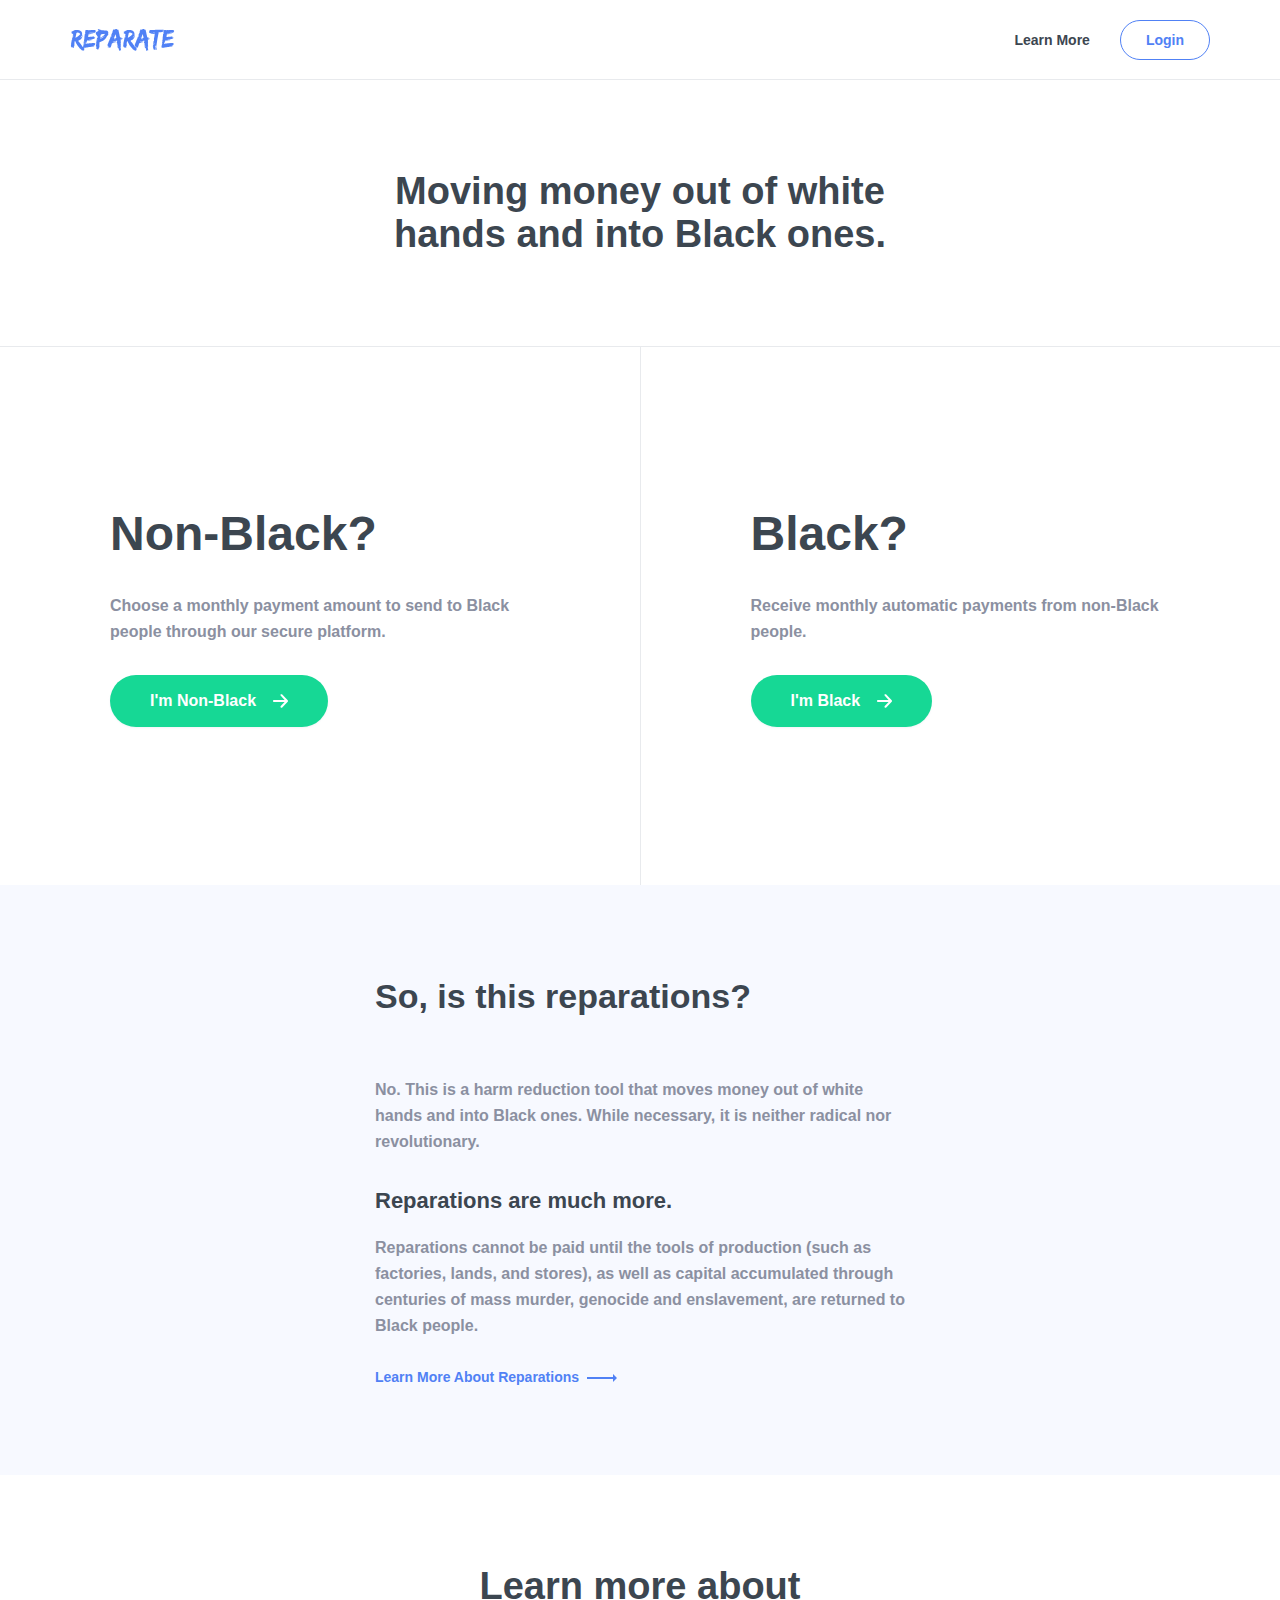
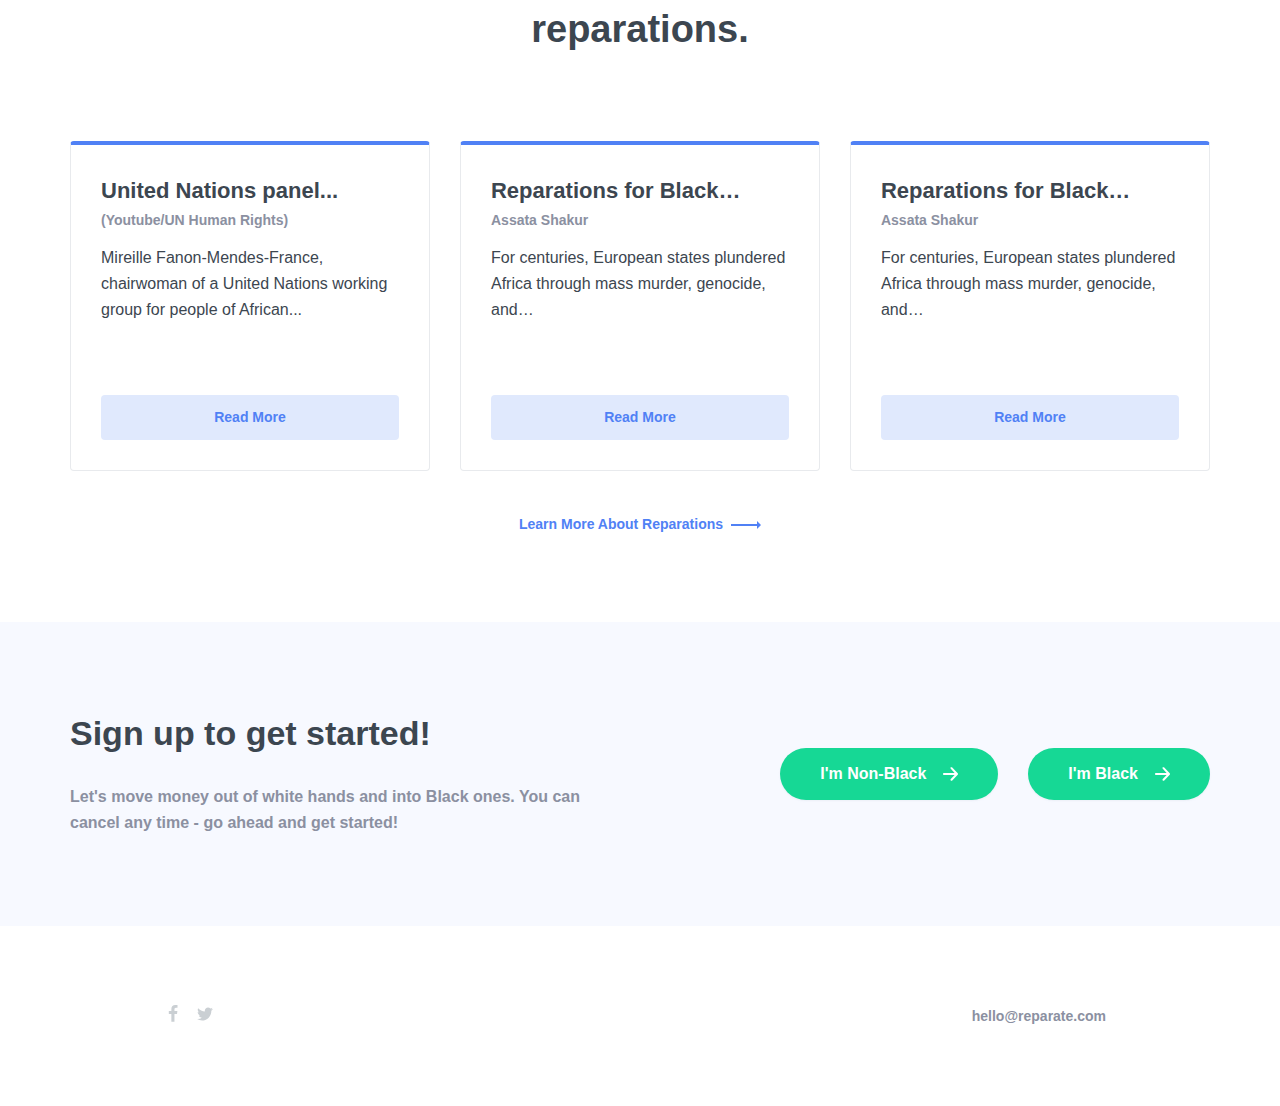
<file: index.html>
<html xmlns="http://www.w3.org/1999/xhtml" lang="en" xml:lang="en">
<head>
  <title>Reparate</title>
  <meta charset="UTF-8">
  <meta name="description" content="Moving money out of white hands and into Black ones.">
  <meta name="keywords" content="">
  <meta name="author" content="Reparate">
  <meta name="viewport" content="width=device-width">
  <meta property="og:image" content="image/background.png"/>
  <link href="https://fonts.googleapis.com/css?family=Lato:100,100i,300,300i,400,400i,700,700i,900,900i" rel="stylesheet">
  <link rel="stylesheet" type="text/css" href="style/main.css">
  <link rel="shortcut icon" type="image/png" href="favicon.ico"/>

</head>
<body>

  <!-- NavBar (Desktop) ________________________________________
  ______________________________________________________________ -->

  <nav class="bg-white" style="z-index:1000; position:fixed; width: 100%; height: 80px; border-bottom: 1px solid #e8eaed;">
    <div class="pageWrap pageWrap--l height-100" style="padding: 0 30px;">
      <div class="display-table height-100">

        <a href="" class="display-tableCell verticalAlign-middle textAlign-left">
          <img alt="Reparate" src="image/logo.svg" class="" style="height: 22px;">
        </a>

        <div class="display-tableCell verticalAlign-middle textAlign-right">
          <div class="nav--desktop">

            <ul>
              <li class="display-tableCell">
                <a href="learn-more.html" class="marginRight-s link fontSize-xxs c-black c-primary--hover fontWeight-6 verticalAlign-middle" style="height: 40px; line-height: 40px;">Learn More</a>
              </li>
              <li class="display-tableCell">
                <a href="" class="marginLeft-s link fontSize-xxs fontWeight-6 button button--m c-primary bg-white borderRadius-m verticalAlign-middle c-white--hover bg-primary--hover" style="border: 1px solid #5081F5; height: 40px; line-height: 38px; font-weight: 600; border-radius: 10rem;">Login</a>
              </li>
            </ul>

          </div>
        </div>

      </div>
    </div>
  </nav>

  <!-- NavBar (Mobile) _________________________________________
  ______________________________________________________________ -->

  <div id="nav--mobile-toggle" class="nav--mobile overlay-toggle" style="position: fixed; right: 30px; top: 34px; z-index: 1750;">
    <div class="navigation-toggle-icon__wrapper">
      <div class="navigation-toggle-icon" id="navIconToggle">
        <span class="top"></span>
        <span class="middle"></span>
        <span class="bottom"></span>
      </div>
    </div>
  </div>

  <nav id="nav-overlay" class="overlay bg-primary width-100 height-100 position-fixed" style="z-index:1500;">
    <div class="height-100 display-table textAlign-center paddingTop-l paddingBottom-l">
      <div class="display-tableCell verticalAlign-middle">
        <!-- <div id="nav-fadeIn" class="fadeIn fadeInUp"> -->
        <ul>
          <li class="padding-xxs">
            <a href="learn-more.html" class="fontSize-xl c-white fontWeight-6" style="width: 100%;">Learn More</a>
          </li>
          <li class="padding-xxs">
            <a class="fontSize-xl c-white fontWeight-6" style="width: 100%;">Login</a>
          </li>
        </ul>
        <!-- </div> -->
      </div>
    </div>
  </nav>

  <div style="padding-top: 80px;"></div>


  <!-- <div class="pageWrap pageWrap--l">
  <div class="grid">
  <div class="grid--3 padding-m">hello
</div>
<div class="grid--3 padding-m">big
</div>
<div class="grid--3 padding-m">world!
</div>
</div>
</div> -->

<div class="bg-white">
  <div class="pageWrap" style="padding-top: 75px; padding-bottom: 75px; max-width: 590px;">
    <div class="grid">
      <div class="grid--1">
        <h1 class="textAlign-center fontSize-xxl c-black fontWeight-7">Moving money out of white hands and into Black ones.</h1>
      </div>
    </div>
  </div>
</div>

<!-- <div class="bg-black">
<div class="pageWrap pageWrap--m" style="padding-top: 75px; padding-bottom: 75px;">
<div class="grid">
<div class="grid--1" style="max-width: 560px;">
<h1 class="fontSize-xxl c-white fontWeight-6" style="line-height: 150%;">Moving money out</h1>
<h1 class="fontSize-xxl c-white fontWeight-6" style="line-height: 150%;">of white hands</h1>
<h1 class="fontSize-xxl c-white fontWeight-6" style="line-height: 150%;">and into Black ones.</h1>
</div>
</div>
</div>
</div> -->


<div class="grid">
  <div class="grid--2 padding-0 bg-white" style="border: 1px solid #e8eaed; border-right: 0px; border-left: 0px; border-bottom: 0px;">
    <div style="max-width: 480px; margin: 0 auto; padding: 158px 30px;">
      <h2 class="fontSize-xxxl c-black fontWeight-7">Non-Black?</h2>
      <p class="fontSize-xs c-cloud fontWeight-6" style="margin-top: 30px;">Choose a monthly payment amount to send to Black people through our secure platform.</p>
      <a href="choose-amount.html" class="button c-white borderRadius-m fontSize-xxs boxShadow-close fontWeight-7 bg-secondary bg-secondaryLight--hover " style="height: auto; margin-top: 30px; font-size: 16px; font-weight: 700; border-radius: 10rem; padding: 17px 40px;">I'm Non-Black<span style="margin-left: 17px;"><img style="height: 14px; margin-bottom: -2px;" src="image/arrow-2.svg" /></span></a>
    </div>
  </div>
  <div class="grid--2 padding-0" style="border: 1px solid #e8eaed; border-right: 0px; border-bottom: 0px;">
    <div style="max-width: 480px; margin: 0 auto; padding: 158px 30px;">
      <h2 class="fontSize-xxxl c-black fontWeight-7">Black?</h2>
      <p class="fontSize-xs c-cloud fontWeight-6" style="margin-top: 30px;">Receive monthly automatic payments from non-Black people.</p>
      <a href="receive-dashboard.html" class="button c-white borderRadius-m fontSize-xxs boxShadow-close fontWeight-7 bg-secondary bg-secondaryLight--hover " style="height: auto; margin-top: 30px; font-size: 16px; font-weight: 700; border-radius: 10rem; padding: 17px 40px;">I'm Black<span style="margin-left: 17px;"><img style="height: 14px; margin-bottom: -2px;" src="image/arrow-2.svg" /></span></a>
    </div>
  </div>
</div>

<div class="bg-cloudXXLight" style="background-color: #F7F9FF;">
  <div class="pageWrap pageWrap--xxs" style="padding-top: 75px; padding-bottom: 75px; max-width: 590px;">
    <div class="grid">
      <div class="grid--1">
        <h3 class="fontSize-xl c-black fontWeight-7" style="margin-bottom: 60px;">So, is this reparations?</h3>
        <p class="fontWeight-6 fontSize-xs c-cloud ">No. This is a harm reduction tool that moves money out of white hands and into Black ones. While necessary, it is neither radical nor revolutionary.</p>
        <h4 class="fontSize-m fontWeight-7 c-black" style="margin-top: 30px; margin-bottom: 18px;">Reparations are much more.</h4>
        <p class="fontWeight-6 fontSize-xs c-cloud" style="margin-bottom: 30px;">Reparations cannot be paid until the tools of production (such as factories, lands, and stores), as well as capital accumulated through centuries of mass murder, genocide and enslavement, are returned to Black people.</p>
        <!-- <p class="fontWeight-6 fontSize-xs c-cloud" style="margin-bottom: 30px;">Non-Black and looking to move money into the hands of your community? <a href="" class="fontWeight-7 c-primary">Let's Chat!</a></p> -->
        <a href="learn-more.html" class="link fontSize-xxs c-black--hover fontWeight-7" style="color:#5081F5;">Learn More About Reparations<span style="margin-left: 8px;"><img src="image/arrow.svg" /></span></a>
        <!-- <p class="fontWeight-6 fontSize-xs c-cloud" style="margin-top: 30px;">Non-Black and looking to move money into the hands of people in your community? <a href="" class="c-primary">Let's Chat!</a></p> -->
      </div>
    </div>
  </div>
</div>

<!-- <div style="border-top: 1px solid #EFF5F5; width: 100%;"></div> -->

<!-- <div class="bg-cloudXXLight"> -->
<div class="pageWrap pageWrap--l" style="padding-top: 75px; padding-bottom: 75px;">
  <div class="grid">
    <h3 class=" fontSize-xxl c-black fontWeight-7 textAlign-center" style="margin: 15px auto 75px; auto;">Learn more about </br>reparations.</h3>
    <div class="grid--3 padding-m">
      <div class="borderRadius-m bg-white" style="border: 1px solid #e8eaed; border-top: 4px solid #5081F5; padding: 30px;">
        <h4 class="fontSize-m fontWeight-7 c-black" style="">United Nations panel...</h4>
        <p class="fontSize-xxs c-cloud fontWeight-6">(Youtube/UN Human Rights)</p>
        <p class="fontSize-xs c-black fontWeight-4" style="margin: 12px auto;">Mireille Fanon-Mendes-France, chairwoman of a United Nations working group for people of African...</p>
        <a href="" target="_blank" class="button button--m c-primary bg-primaryXXLight c-white--hover borderRadius-m fontSize-xxs bg-primary--hover" style="width: 100%; height: 45px; margin-top: 60px; font-weight: 700;">Read More</a>
      </div>
    </div>
    <div class="grid--3 padding-m">
      <div class="borderRadius-m bg-white" style="border: 1px solid #e8eaed; border-top: 4px solid #5081F5; padding: 30px;">
        <h4 class="fontSize-m fontWeight-7 c-black" style="">Reparations for Black…</h4>
        <p class="fontSize-xxs c-cloud fontWeight-6">Assata Shakur</p>
        <p class="fontSize-xs c-black fontWeight-4" style="margin: 12px auto;">For centuries, European states plundered Africa through mass murder, genocide, and…</p>
        <a href="" target="_blank" class="button button--m c-primary bg-primaryXXLight c-white--hover borderRadius-m fontSize-xxs bg-primary--hover" style="width: 100%; height: 45px; margin-top: 60px; font-weight: 700;">Read More</a>
      </div>
    </div>
    <div class="grid--3 padding-m">
      <div class="borderRadius-m bg-white" style="border: 1px solid #e8eaed; border-top: 4px solid #5081F5; padding: 30px;">
        <h4 class="fontSize-m fontWeight-7 c-black" style="">Reparations for Black…</h4>
        <p class="fontSize-xxs c-cloud fontWeight-6">Assata Shakur</p>
        <p class="fontSize-xs c-black fontWeight-4" style="margin: 12px auto;">For centuries, European states plundered Africa through mass murder, genocide, and…</p>
        <a href="" target="_blank" class="button button--m c-primary bg-primaryXXLight c-white--hover borderRadius-m fontSize-xxs bg-primary--hover" style="width: 100%; height: 45px; margin-top: 60px; font-weight: 700;">Read More</a>
      </div>
    </div>
    <div class="grid--1" style="margin: 0 auto;">
      <a href="learn-more.html" class="c-primary borderRadius-m fontSize-xxs fontWeight-7 textAlign-center" style="margin: 15px auto 0 auto; display: block;">Learn More About Reparations<span style="margin-left: 8px;"><img src="image/arrow.svg" /></span></a>
    </div>
  </div>
</div>
<!-- </div> -->

<div class="bg-cloudXXLight" style="background-color: #F7F9FF;">
  <div class="pageWrap pageWrap--l" style="padding-top: 75px; padding-bottom: 75px;">
    <div class="grid">
      <div class="grid--2 verticalAlign-middle" style="vertical-align: middle;">
        <h3 class="fontSize-xl c-black fontWeight-7" style="margin-bottom: 30px;">Sign up to get started!</h3>
        <p class="fontWeight-6 c-cloud fontSize-xs">Let's move money out of white hands and into Black ones. You can cancel any time - go ahead and get started!</p>
      </div>
      <div class="grid--2 verticalAlign-middle" style="padding-right: 0; vertical-align: middle;">
        <!-- <a href="receive-dashboard.html" class="button button--m c-white borderRadius-m fontSize-xxs boxShadow-close fontWeight-7 bg-secondary bg-secondaryLight--hover" style="float: right; margin: 15px; max-width: 188px; width: 100%; height: 45px; height: 50px; font-size: 16px; font-weight: 700; line-height: 50px;">I'm Black</a> -->
        <!-- <a href="choose-amount.html" class="button button--m c-white borderRadius-m fontSize-xxs boxShadow-close fontWeight-7 bg-secondary bg-secondaryLight--hover" style="float: right; margin: 15px; max-width: 188px; width: 100%; height: 50px; font-size: 16px; font-weight: 700; line-height: 50px;">I'm Non-Black</a> -->
        <a href="receive-dashboard.html" class="button c-white borderRadius-m fontSize-xxs boxShadow-close fontWeight-7 bg-secondary bg-secondaryLight--hover " style="margin: 15px; float: right; height: auto; margin-left: 15px; font-size: 16px; font-weight: 700; border-radius: 10rem; padding: 17px 40px;">I'm Black<span style="margin-left: 17px;"><img style="height: 14px; margin-bottom: -2px;" src="image/arrow-2.svg" /></span></a>
        <a href="choose-amount.html" class="button c-white borderRadius-m fontSize-xxs boxShadow-close fontWeight-7 bg-secondary bg-secondaryLight--hover " style="margin: 15px; float: right; height: auto; margin-left: 15px; font-size: 16px; font-weight: 700; border-radius: 10rem; padding: 17px 40px;">I'm Non-Black<span style="margin-left: 17px;"><img style="height: 14px; margin-bottom: -2px;" src="image/arrow-2.svg" /></span></a>

      </div>
    </div>
  </div>
</div>

<footer class="bg-white" style="height: 180px;">
  <div class="pageWrap pageWrap--m height-100">
    <div class="display-table height-100">

      <div class="display-tableCell verticalAlign-middle padding-xxs">
        <a class="c-cloudLight c-primary--hover" style="margin-right: 10px;" href="" target="_blank">
          <svg width="18" height="18" viewBox="0 0 1792 1792" xmlns="http://www.w3.org/2000/svg"><path d="M1343 12v264h-157q-86 0-116 36t-30 108v189h293l-39 296h-254v759h-306v-759h-255v-296h255v-218q0-186 104-288.5t277-102.5q147 0 228 12z"/></svg>
        </a>
        <a class="c-cloudLight c-primary--hover" href="" target="_blank">
          <svg width="18" height="18" viewBox="0 0 1792 1792" xmlns="http://www.w3.org/2000/svg"><path d="M1684 408q-67 98-162 167 1 14 1 42 0 130-38 259.5t-115.5 248.5-184.5 210.5-258 146-323 54.5q-271 0-496-145 35 4 78 4 225 0 401-138-105-2-188-64.5t-114-159.5q33 5 61 5 43 0 85-11-112-23-185.5-111.5t-73.5-205.5v-4q68 38 146 41-66-44-105-115t-39-154q0-88 44-163 121 149 294.5 238.5t371.5 99.5q-8-38-8-74 0-134 94.5-228.5t228.5-94.5q140 0 236 102 109-21 205-78-37 115-142 178 93-10 186-50z"/></svg>
        </a>
      </div>

      <div class="display-tableCell verticalAlign-middle padding-s textAlign-right">
        <a href="mailto:hello@reparate.com" class="fontSize-xxs fontWeight-6 c-cloud c-primary--hover">hello@reparate.com</a>
      </div>

    </div>
  </div>
</footer>

<!-- Javascript ______________________________________________
______________________________________________________________ -->

<script src="https://ajax.googleapis.com/ajax/libs/jquery/1.11.3/jquery.min.js"></script>


<script type="text/javascript">
$(document).ready(function() {

  // Toggle overlay ________________________
  $('.overlay-toggle').click(function() {
    $('#nav-overlay').toggleClass('is-visible');
    $('#nav-fadeIn').toggleClass('is-active');
    $('body').toggleClass('overflow-hidden');
    $('#navIconToggle').toggleClass('active');
  });

  $('.overlay-open').click(function() {
    $('.overlay').addClass('is-visible');
    $('.fadeIn').addClass('is-active');
    // $('body').addClass('overflow-hidden');
  });

  $('.overlay-close').click(function() {
    $('.overlay').removeClass('is-visible');
    $('.overlay .fadeIn').removeClass('is-active');
    // $('body').removeClass('overflow-hidden');
  });

});
</script>

</body>
</html>
</file>
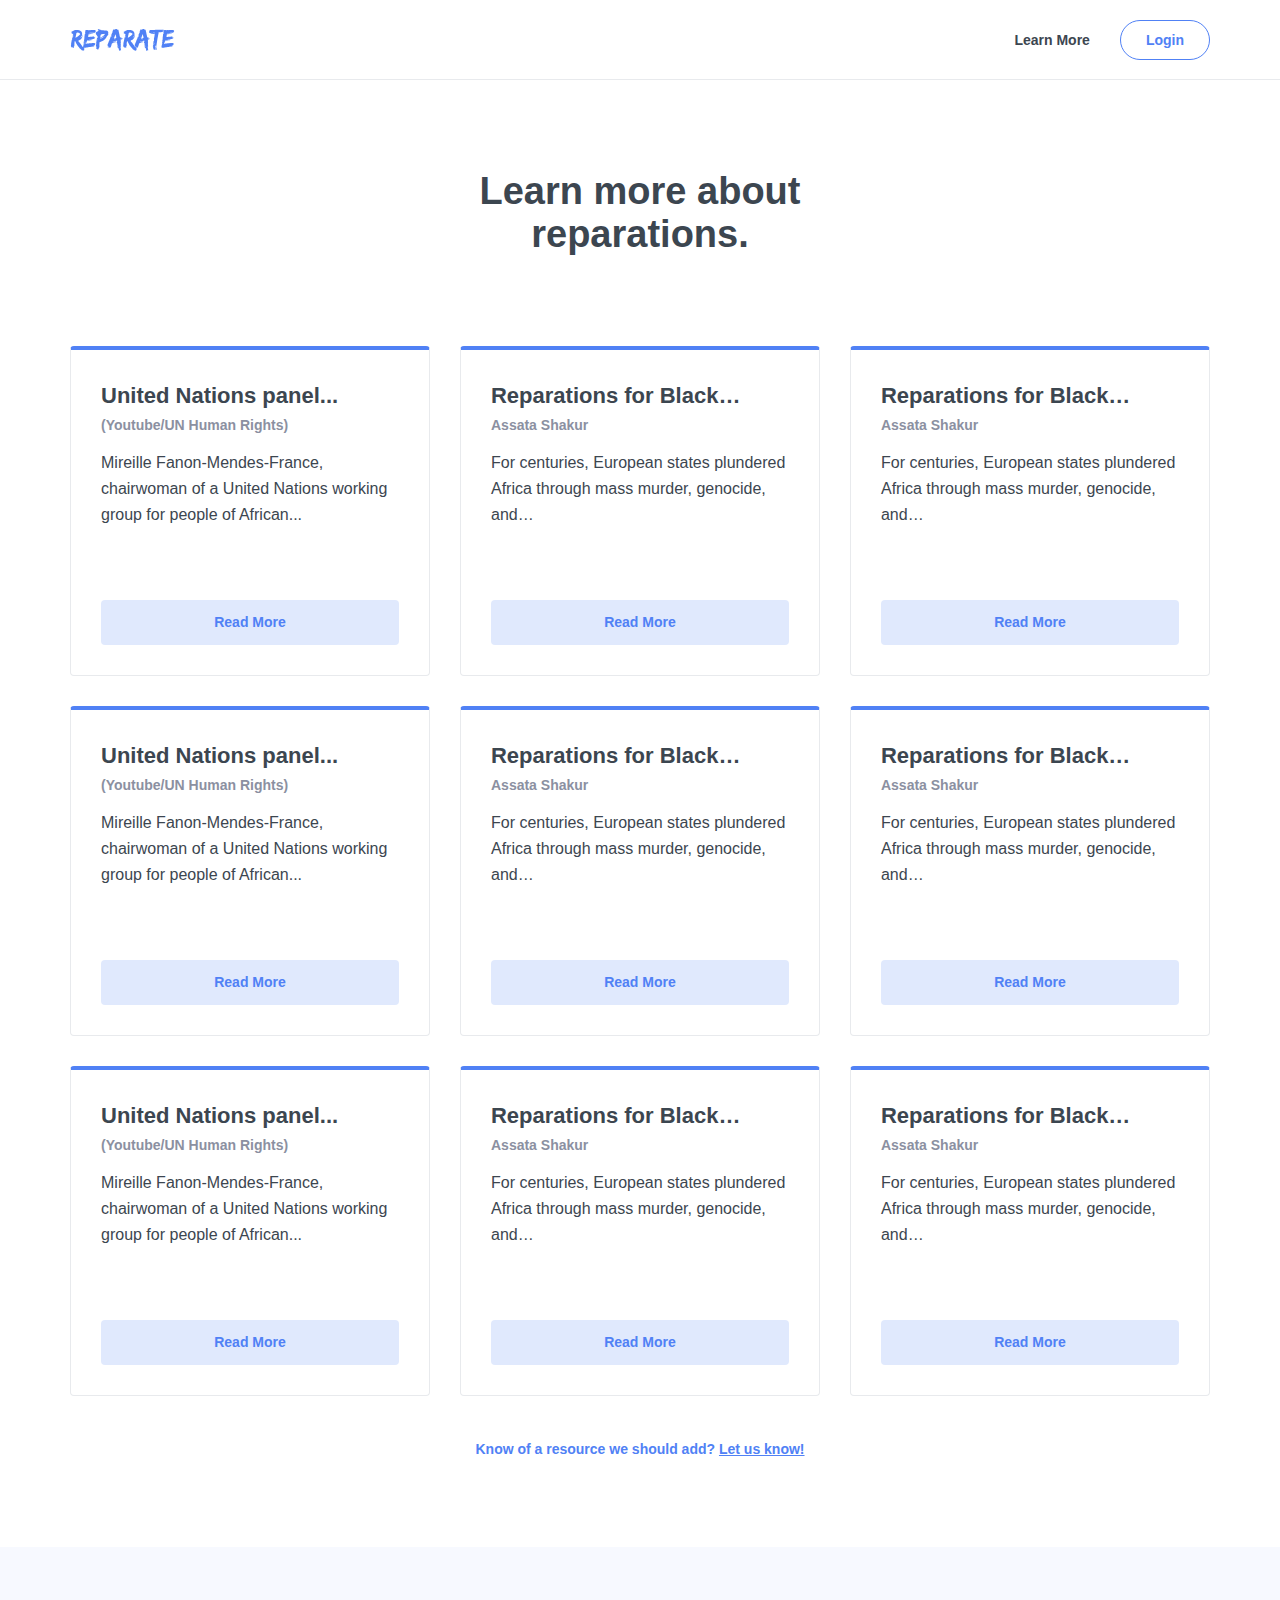
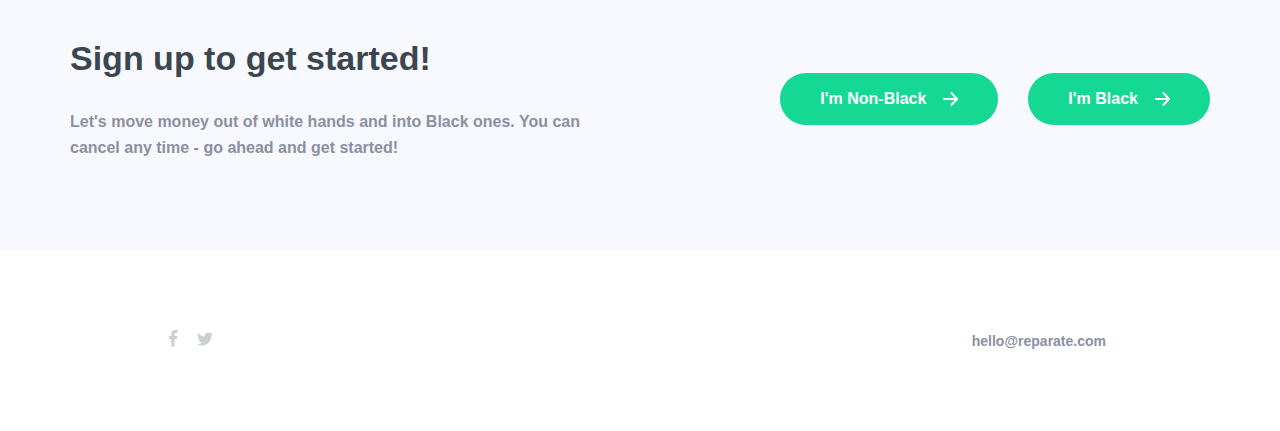
<file: learn-more.html>
<html xmlns="http://www.w3.org/1999/xhtml" lang="en" xml:lang="en">
<head>
  <title>Reparate</title>
  <meta charset="UTF-8">
  <meta name="description" content="Moving money out of white hands and into Black ones.">
  <meta name="keywords" content="">
  <meta name="author" content="Reparate">
  <meta name="viewport" content="width=device-width">
  <meta property="og:image" content="image/background.png"/>
  <link href="https://fonts.googleapis.com/css?family=Lato:100,100i,300,300i,400,400i,700,700i,900,900i" rel="stylesheet">
  <link rel="stylesheet" type="text/css" href="style/main.css">
  <link rel="shortcut icon" type="image/png" href="favicon.ico"/>

</head>
<body>

  <!-- NavBar (Desktop) ________________________________________
  ______________________________________________________________ -->

  <nav class="bg-white" style="z-index:1000; position:fixed; width: 100%; height: 80px; border-bottom: 1px solid #e8eaed;">
    <div class="pageWrap pageWrap--l height-100" style="padding: 0 30px;">
      <div class="display-table height-100">

        <a href="index.html" class="display-tableCell verticalAlign-middle textAlign-left">
          <img alt="Reparate" src="image/logo.svg" class="" style="height: 22px;">
        </a>

        <div class="display-tableCell verticalAlign-middle textAlign-right">
          <div class="nav--desktop">

            <ul>
              <li class="display-tableCell">
                <a href="" class="link fontSize-xxs c-black c-primary--hover fontWeight-6 verticalAlign-middle" style="height: 40px; line-height: 40px;">Learn More</a>
                <!-- <div class="width-100" style="position: relative; border-bottom: 2px solid #5081F5; margin-bottom: -50px;"></div> -->

              </li>
              <li class="display-tableCell">
                <a href="" class="link fontSize-xxs fontWeight-6 button button--m c-primary bg-white borderRadius-m verticalAlign-middle c-white--hover bg-primary--hover" style="margin-left: 30px; border: 1px solid #5081F5; height: 40px; line-height: 38px; font-weight: 600; border-radius: 10rem;">Login</a>
              </li>
            </ul>

          </div>
        </div>

      </div>
    </div>
  </nav>

  <!-- NavBar (Mobile) _________________________________________
  ______________________________________________________________ -->

  <div id="nav--mobile-toggle" class="nav--mobile overlay-toggle" style="position: fixed; right: 30px; top: 34px; z-index: 1750;">
    <div class="navigation-toggle-icon__wrapper">
      <div class="navigation-toggle-icon" id="navIconToggle">
        <span class="top"></span>
        <span class="middle"></span>
        <span class="bottom"></span>
      </div>
    </div>
  </div>

  <nav id="nav-overlay" class="overlay bg-black width-100 height-100 position-fixed" style="z-index:1500;">
    <div class="height-100 display-table textAlign-center paddingTop-l paddingBottom-l">
      <div class="display-tableCell verticalAlign-middle">
        <!-- <div id="nav-fadeIn" class="fadeIn fadeInUp"> -->
        <ul>
          <li class="padding-xs">
            <a class="fontSize-xl c-white fontWeight-6" style="width: 100%;">Learn More</a>
          </li>
          <li class="padding-xs">
            <a class="fontSize-xl c-white fontWeight-6" style="width: 100%;">Login</a>
          </li>
        </ul>
        <!-- </div> -->
      </div>
    </div>
  </nav>

  <div style="padding-top: 80px;"></div>

  <div class="pageWrap pageWrap--l" style="padding-top: 75px; padding-bottom: 75px;">
    <div class="grid">
      <h3 class=" fontSize-xxl c-black fontWeight-7 textAlign-center" style="margin: 15px auto 75px; auto;">Learn more about </br>reparations.</h3>
      <div class="grid--3 padding-m">
        <div class="borderRadius-m bg-white" style="border: 1px solid #e8eaed; border-top: 4px solid #5081F5; padding: 30px;">
          <h4 class="fontSize-m fontWeight-7 c-black" style="">United Nations panel...</h4>
          <p class="fontSize-xxs c-cloud fontWeight-6">(Youtube/UN Human Rights)</p>
          <p class="fontSize-xs c-black fontWeight-4" style="margin: 12px auto;">Mireille Fanon-Mendes-France, chairwoman of a United Nations working group for people of African...</p>
          <a href="" target="_blank" class="button button--m c-primary bg-primaryXXLight c-white--hover borderRadius-m fontSize-xxs bg-primary--hover" style="width: 100%; height: 45px; margin-top: 60px; font-weight: 700;">Read More</a>
        </div>
      </div>
      <div class="grid--3 padding-m">
        <div class="borderRadius-m bg-white" style="border: 1px solid #e8eaed; border-top: 4px solid #5081F5; padding: 30px;">
          <h4 class="fontSize-m fontWeight-7 c-black" style="">Reparations for Black…</h4>
          <p class="fontSize-xxs c-cloud fontWeight-6">Assata Shakur</p>
          <p class="fontSize-xs c-black fontWeight-4" style="margin: 12px auto;">For centuries, European states plundered Africa through mass murder, genocide, and…</p>
          <a href="" target="_blank" class="button button--m c-primary bg-primaryXXLight c-white--hover borderRadius-m fontSize-xxs bg-primary--hover" style="width: 100%; height: 45px; margin-top: 60px; font-weight: 700;">Read More</a>
        </div>
      </div>
      <div class="grid--3 padding-m">
        <div class="borderRadius-m bg-white" style="border: 1px solid #e8eaed; border-top: 4px solid #5081F5; padding: 30px;">
          <h4 class="fontSize-m fontWeight-7 c-black" style="">Reparations for Black…</h4>
          <p class="fontSize-xxs c-cloud fontWeight-6">Assata Shakur</p>
          <p class="fontSize-xs c-black fontWeight-4" style="margin: 12px auto;">For centuries, European states plundered Africa through mass murder, genocide, and…</p>
          <a href="" target="_blank" class="button button--m c-primary bg-primaryXXLight c-white--hover borderRadius-m fontSize-xxs bg-primary--hover" style="width: 100%; height: 45px; margin-top: 60px; font-weight: 700;">Read More</a>
        </div>
      </div>
      <div class="grid--3 padding-m">
        <div class="borderRadius-m bg-white" style="border: 1px solid #e8eaed; border-top: 4px solid #5081F5; padding: 30px;">
          <h4 class="fontSize-m fontWeight-7 c-black" style="">United Nations panel...</h4>
          <p class="fontSize-xxs c-cloud fontWeight-6">(Youtube/UN Human Rights)</p>
          <p class="fontSize-xs c-black fontWeight-4" style="margin: 12px auto;">Mireille Fanon-Mendes-France, chairwoman of a United Nations working group for people of African...</p>
          <a href="" target="_blank" class="button button--m c-primary bg-primaryXXLight c-white--hover borderRadius-m fontSize-xxs bg-primary--hover" style="width: 100%; height: 45px; margin-top: 60px; font-weight: 700;">Read More</a>
        </div>
      </div>
      <div class="grid--3 padding-m">
        <div class="borderRadius-m bg-white" style="border: 1px solid #e8eaed; border-top: 4px solid #5081F5; padding: 30px;">
          <h4 class="fontSize-m fontWeight-7 c-black" style="">Reparations for Black…</h4>
          <p class="fontSize-xxs c-cloud fontWeight-6">Assata Shakur</p>
          <p class="fontSize-xs c-black fontWeight-4" style="margin: 12px auto;">For centuries, European states plundered Africa through mass murder, genocide, and…</p>
          <a href="" target="_blank" class="button button--m c-primary bg-primaryXXLight c-white--hover borderRadius-m fontSize-xxs bg-primary--hover" style="width: 100%; height: 45px; margin-top: 60px; font-weight: 700;">Read More</a>
        </div>
      </div>
      <div class="grid--3 padding-m">
        <div class="borderRadius-m bg-white" style="border: 1px solid #e8eaed; border-top: 4px solid #5081F5; padding: 30px;">
          <h4 class="fontSize-m fontWeight-7 c-black" style="">Reparations for Black…</h4>
          <p class="fontSize-xxs c-cloud fontWeight-6">Assata Shakur</p>
          <p class="fontSize-xs c-black fontWeight-4" style="margin: 12px auto;">For centuries, European states plundered Africa through mass murder, genocide, and…</p>
          <a href="" target="_blank" class="button button--m c-primary bg-primaryXXLight c-white--hover borderRadius-m fontSize-xxs bg-primary--hover" style="width: 100%; height: 45px; margin-top: 60px; font-weight: 700;">Read More</a>
        </div>
      </div>
      <div class="grid--3 padding-m">
        <div class="borderRadius-m bg-white" style="border: 1px solid #e8eaed; border-top: 4px solid #5081F5; padding: 30px;">
          <h4 class="fontSize-m fontWeight-7 c-black" style="">United Nations panel...</h4>
          <p class="fontSize-xxs c-cloud fontWeight-6">(Youtube/UN Human Rights)</p>
          <p class="fontSize-xs c-black fontWeight-4" style="margin: 12px auto;">Mireille Fanon-Mendes-France, chairwoman of a United Nations working group for people of African...</p>
          <a href="" target="_blank" class="button button--m c-primary bg-primaryXXLight c-white--hover borderRadius-m fontSize-xxs bg-primary--hover" style="width: 100%; height: 45px; margin-top: 60px; font-weight: 700;">Read More</a>
        </div>
      </div>
      <div class="grid--3 padding-m">
        <div class="borderRadius-m bg-white" style="border: 1px solid #e8eaed; border-top: 4px solid #5081F5; padding: 30px;">
          <h4 class="fontSize-m fontWeight-7 c-black" style="">Reparations for Black…</h4>
          <p class="fontSize-xxs c-cloud fontWeight-6">Assata Shakur</p>
          <p class="fontSize-xs c-black fontWeight-4" style="margin: 12px auto;">For centuries, European states plundered Africa through mass murder, genocide, and…</p>
          <a href="" target="_blank" class="button button--m c-primary bg-primaryXXLight c-white--hover borderRadius-m fontSize-xxs bg-primary--hover" style="width: 100%; height: 45px; margin-top: 60px; font-weight: 700;">Read More</a>
        </div>
      </div>
      <div class="grid--3 padding-m">
        <div class="borderRadius-m bg-white" style="border: 1px solid #e8eaed; border-top: 4px solid #5081F5; padding: 30px;">
          <h4 class="fontSize-m fontWeight-7 c-black" style="">Reparations for Black…</h4>
          <p class="fontSize-xxs c-cloud fontWeight-6">Assata Shakur</p>
          <p class="fontSize-xs c-black fontWeight-4" style="margin: 12px auto;">For centuries, European states plundered Africa through mass murder, genocide, and…</p>
          <a href="" target="_blank" class="button button--m c-primary bg-primaryXXLight c-white--hover borderRadius-m fontSize-xxs bg-primary--hover" style="width: 100%; height: 45px; margin-top: 60px; font-weight: 700;">Read More</a>
        </div>
      </div>
      <div class="grid--1" style="margin: 0 auto;">
        <a class="c-primary borderRadius-m fontSize-xxs fontWeight-7 textAlign-center" style="margin: 15px auto 0 auto; display: block;">Know of a resource we should add? <span class="c-primary" style="text-decoration: underline;">Let us know!</span></a>
      </div>
    </div>
  </div>
  <!-- </div> -->

  <div style="background-color: #F7F9FF;">
    <div class="pageWrap pageWrap--l" style="padding-top: 75px; padding-bottom: 75px;">
      <div class="grid">
        <div class="grid--2 verticalAlign-middle" style="vertical-align: middle;">
          <h3 class="fontSize-xl c-black fontWeight-7" style="margin-bottom: 30px;">Sign up to get started!</h3>
          <p class="fontWeight-6 c-cloud fontSize-xs">Let's move money out of white hands and into Black ones. You can cancel any time - go ahead and get started!</p>
        </div>
        <div class="grid--2 verticalAlign-middle" style="padding-right: 0; vertical-align: middle;">
          <!-- <a href="receive-dashboard.html" class="button button--m c-white borderRadius-m fontSize-xxs boxShadow-close fontWeight-7 bg-secondary bg-secondaryLight--hover" style="float: right; margin: 15px; max-width: 188px; width: 100%; height: 45px; height: 50px; font-size: 16px; font-weight: 700; line-height: 50px;">I'm Black</a> -->
          <!-- <a href="choose-amount.html" class="button button--m c-white borderRadius-m fontSize-xxs boxShadow-close fontWeight-7 bg-secondary bg-secondaryLight--hover" style="float: right; margin: 15px; max-width: 188px; width: 100%; height: 50px; font-size: 16px; font-weight: 700; line-height: 50px;">I'm Non-Black</a> -->
          <a href="receive-dashboard.html" class="button c-white borderRadius-m fontSize-xxs boxShadow-close fontWeight-7 bg-secondary bg-secondaryLight--hover " style="margin: 15px; float: right; height: auto; margin-left: 15px; font-size: 16px; font-weight: 700; border-radius: 10rem; padding: 17px 40px;">I'm Black<span style="margin-left: 17px;"><img style="height: 14px; margin-bottom: -2px;" src="image/arrow-2.svg" /></span></a>
          <a href="choose-amount.html" class="button c-white borderRadius-m fontSize-xxs boxShadow-close fontWeight-7 bg-secondary bg-secondaryLight--hover " style="margin: 15px; float: right; height: auto; margin-left: 15px; font-size: 16px; font-weight: 700; border-radius: 10rem; padding: 17px 40px;">I'm Non-Black<span style="margin-left: 17px;"><img style="height: 14px; margin-bottom: -2px;" src="image/arrow-2.svg" /></span></a>

        </div>
      </div>
    </div>
  </div>

  <footer class="bg-white" style="height: 180px;">
    <div class="pageWrap pageWrap--m height-100">
      <div class="display-table height-100">

        <div class="display-tableCell verticalAlign-middle padding-xxs">
          <a class="c-cloudLight c-primary--hover" style="margin-right: 10px;" href="" target="_blank">
            <svg width="18" height="18" viewBox="0 0 1792 1792" xmlns="http://www.w3.org/2000/svg"><path d="M1343 12v264h-157q-86 0-116 36t-30 108v189h293l-39 296h-254v759h-306v-759h-255v-296h255v-218q0-186 104-288.5t277-102.5q147 0 228 12z"/></svg>
          </a>
          <a class="c-cloudLight c-primary--hover" href="" target="_blank">
            <svg width="18" height="18" viewBox="0 0 1792 1792" xmlns="http://www.w3.org/2000/svg"><path d="M1684 408q-67 98-162 167 1 14 1 42 0 130-38 259.5t-115.5 248.5-184.5 210.5-258 146-323 54.5q-271 0-496-145 35 4 78 4 225 0 401-138-105-2-188-64.5t-114-159.5q33 5 61 5 43 0 85-11-112-23-185.5-111.5t-73.5-205.5v-4q68 38 146 41-66-44-105-115t-39-154q0-88 44-163 121 149 294.5 238.5t371.5 99.5q-8-38-8-74 0-134 94.5-228.5t228.5-94.5q140 0 236 102 109-21 205-78-37 115-142 178 93-10 186-50z"/></svg>
          </a>
        </div>

        <div class="display-tableCell verticalAlign-middle padding-s textAlign-right">
          <a href="mailto:hello@reparate.com" class="fontSize-xxs fontWeight-6 c-cloud c-primary--hover">hello@reparate.com</a>
        </div>

      </div>
    </div>
  </footer>

  <!-- Javascript ______________________________________________
  ______________________________________________________________ -->

  <script src="https://ajax.googleapis.com/ajax/libs/jquery/1.11.3/jquery.min.js"></script>


  <script type="text/javascript">
  $(document).ready(function() {

    // Toggle overlay ________________________
    $('.overlay-toggle').click(function() {
      $('#nav-overlay').toggleClass('is-visible');
      $('#nav-fadeIn').toggleClass('is-active');
      $('body').toggleClass('overflow-hidden');
      $('#navIconToggle').toggleClass('active');
    });

    $('.overlay-open').click(function() {
      $('.overlay').addClass('is-visible');
      $('.fadeIn').addClass('is-active');
      // $('body').addClass('overflow-hidden');
    });

    $('.overlay-close').click(function() {
      $('.overlay').removeClass('is-visible');
      $('.overlay .fadeIn').removeClass('is-active');
      // $('body').removeClass('overflow-hidden');
    });

  });
</script>

</body>
</html>
</file>
<file: style/main.css>
/* Import ------------------------------------------------------
---------------------------------------------------------------- */
/* Function ---------------------------- */
/* Mixin -------------------------------------------------------
---------------------------------------------------------------- */
/*! normalize.scss v0.1.0 | MIT License | based on git.io/normalize */
/**
 * 1. Set default font family to sans-serif.
 * 2. Prevent iOS text size adjust after orientation change, without disabling
 *    user zoom.
 */
html {
  font-family: sans-serif;
  /* 1 */
  -ms-text-size-adjust: 100%;
  /* 2 */
  -webkit-text-size-adjust: 100%;
  /* 2 */ }

/**
 * Remove default margin.
 */
body {
  margin: 0; }

/* HTML5 display definitions
   ========================================================================== */
/**
 * Correct `block` display not defined for any HTML5 element in IE 8/9.
 * Correct `block` display not defined for `details` or `summary` in IE 10/11
 * and Firefox.
 * Correct `block` display not defined for `main` in IE 11.
 */
article,
aside,
details,
figcaption,
figure,
footer,
header,
hgroup,
main,
menu,
nav,
section,
summary {
  display: block; }

/**
 * 1. Correct `inline-block` display not defined in IE 8/9.
 * 2. Normalize vertical alignment of `progress` in Chrome, Firefox, and Opera.
 */
audio,
canvas,
progress,
video {
  display: inline-block;
  /* 1 */
  vertical-align: baseline;
  /* 2 */ }

/**
 * Prevent modern browsers from displaying `audio` without controls.
 * Remove excess height in iOS 5 devices.
 */
audio:not([controls]) {
  display: none;
  height: 0; }

/**
 * Address `[hidden]` styling not present in IE 8/9/10.
 * Hide the `template` element in IE 8/9/11, Safari, and Firefox < 22.
 */
[hidden],
template {
  display: none; }

/* Links
   ========================================================================== */
/**
 * Remove the gray background color from active links in IE 10.
 */
a {
  background-color: transparent; }

/**
 * Improve readability when focused and also mouse hovered in all browsers.
 */
a:active,
a:hover {
  outline: 0; }

/* Text-level semantics
   ========================================================================== */
/**
 * Address styling not present in IE 8/9/10/11, Safari, and Chrome.
 */
abbr[title] {
  border-bottom: 1px dotted; }

/**
 * Address style set to `bolder` in Firefox 4+, Safari, and Chrome.
 */
b,
strong {
  font-weight: bold; }

/**
 * Address styling not present in Safari and Chrome.
 */
dfn {
  font-style: italic; }

/**
 * Address variable `h1` font-size and margin within `section` and `article`
 * contexts in Firefox 4+, Safari, and Chrome.
 */
h1 {
  font-size: 2em; }

/**
 * Address styling not present in IE 8/9.
 */
mark {
  background: #ff0;
  color: #000; }

/**
 * Address inconsistent and variable font size in all browsers.
 */
small {
  font-size: 80%; }

/**
 * Prevent `sub` and `sup` affecting `line-height` in all browsers.
 */
sub,
sup {
  font-size: 75%;
  line-height: 0;
  position: relative;
  vertical-align: baseline; }

sup {
  top: -0.5em; }

sub {
  bottom: -0.25em; }

/* Embedded content
   ========================================================================== */
/**
 * Remove border when inside `a` element in IE 8/9/10.
 */
img {
  border: 0; }

/**
 * Correct overflow not hidden in IE 9/10/11.
 */
svg:not(:root) {
  overflow: hidden; }

/* Grouping content
   ========================================================================== */
/**
 * Address margin not present in IE 8/9 and Safari.
 */
figure {
  margin: 1em 40px; }

/**
 * Address differences between Firefox and other browsers.
 */
hr {
  -moz-box-sizing: content-box;
  box-sizing: content-box;
  height: 0; }

/**
 * Contain overflow in all browsers.
 */
pre {
  overflow: auto; }

/**
 * Address odd `em`-unit font size rendering in all browsers.
 */
code,
kbd,
pre,
samp {
  font-family: monospace, monospace;
  font-size: 1em; }

/* Forms
   ========================================================================== */
/**
 * Known limitation: by default, Chrome and Safari on OS X allow very limited
 * styling of `select`, unless a `border` property is set.
 */
/**
 * 1. Correct color not being inherited.
 *    Known issue: affects color of disabled elements.
 * 2. Correct font properties not being inherited.
 * 3. Address margins set differently in Firefox 4+, Safari, and Chrome.
 */
button,
input,
optgroup,
select,
textarea {
  color: inherit;
  /* 1 */
  font: inherit;
  /* 2 */
  margin: 0;
  /* 3 */ }

/**
 * Address `overflow` set to `hidden` in IE 8/9/10/11.
 */
button {
  overflow: visible; }

/**
 * Address inconsistent `text-transform` inheritance for `button` and `select`.
 * All other form control elements do not inherit `text-transform` values.
 * Correct `button` style inheritance in Firefox, IE 8/9/10/11, and Opera.
 * Correct `select` style inheritance in Firefox.
 */
button,
select {
  text-transform: none; }

/**
 * 1. Avoid the WebKit bug in Android 4.0.* where (2) destroys native `audio`
 *    and `video` controls.
 * 2. Correct inability to style clickable `input` types in iOS.
 * 3. Improve usability and consistency of cursor style between image-type
 *    `input` and others.
 */
button,
html input[type="button"],
input[type="reset"],
input[type="submit"] {
  -webkit-appearance: button;
  /* 2 */
  cursor: pointer;
  /* 3 */ }

/**
 * Re-set default cursor for disabled elements.
 */
button[disabled],
html input[disabled] {
  cursor: default; }

/**
 * Remove inner padding and border in Firefox 4+.
 */
button::-moz-focus-inner,
input::-moz-focus-inner {
  border: 0;
  padding: 0; }

/**
 * Address Firefox 4+ setting `line-height` on `input` using `!important` in
 * the UA stylesheet.
 */
input {
  line-height: normal; }

/**
 * It's recommended that you don't attempt to style these elements.
 * Firefox's implementation doesn't respect box-sizing, padding, or width.
 *
 * 1. Address box sizing set to `content-box` in IE 8/9/10.
 * 2. Remove excess padding in IE 8/9/10.
 */
input[type="checkbox"],
input[type="radio"] {
  box-sizing: border-box;
  /* 1 */
  padding: 0;
  /* 2 */ }

/**
 * Fix the cursor style for Chrome's increment/decrement buttons. For certain
 * `font-size` values of the `input`, it causes the cursor style of the
 * decrement button to change from `default` to `text`.
 */
input[type="number"]::-webkit-inner-spin-button,
input[type="number"]::-webkit-outer-spin-button {
  height: auto; }

/**
 * 1. Address `appearance` set to `searchfield` in Safari and Chrome.
 * 2. Address `box-sizing` set to `border-box` in Safari and Chrome
 *    (include `-moz` to future-proof).
 */
input[type="search"] {
  -webkit-appearance: textfield;
  /* 1 */
  -moz-box-sizing: content-box;
  -webkit-box-sizing: content-box;
  /* 2 */
  box-sizing: content-box; }

/**
 * Remove inner padding and search cancel button in Safari and Chrome on OS X.
 * Safari (but not Chrome) clips the cancel button when the search input has
 * padding (and `textfield` appearance).
 */
input[type="search"]::-webkit-search-cancel-button,
input[type="search"]::-webkit-search-decoration {
  -webkit-appearance: none; }

/**
 * Define consistent border, margin, and padding.
 */
fieldset {
  border: 1px solid #c0c0c0;
  margin: 0 2px;
  padding: 0.35em 0.625em 0.75em; }

/**
 * 1. Correct `color` not being inherited in IE 8/9/10/11.
 * 2. Remove padding so people aren't caught out if they zero out fieldsets.
 */
legend {
  border: 0;
  /* 1 */
  padding: 0;
  /* 2 */ }

/**
 * Remove default vertical scrollbar in IE 8/9/10/11.
 */
textarea {
  overflow: auto; }

/**
 * Don't inherit the `font-weight` (applied by a rule above).
 * NOTE: the default cannot safely be changed in Chrome and Safari on OS X.
 */
optgroup {
  font-weight: bold; }

/* Tables
   ========================================================================== */
/**
 * Remove most spacing between table cells.
 */
table {
  border-collapse: collapse;
  border-spacing: 0; }

td,
th {
  padding: 0; }

/* Box Sizing --------------------------------------------------
---------------------------------------------------------------- */
.boxSizing-borderBox, .form-control-indicator, a, a:after, a:before, article, article:after, article:before, aside, aside:after, aside:before, button, button:after, button:before, code, code:after, code:before, details, details:after, details:before, div, div:after, div:before, fieldset, fieldset:after, fieldset:before, footer, footer:after, footer:before, form, form:after, form:before, header, header:after, header:before, input[type=email], input[type=number], input[type=password], input[type=search], input[type=submit], input[type=tel], input[type=text], input[type=url], main, main:after, main:before, nav, nav:after, nav:before, pre, pre:after, pre:before, section, section:after, section:before, select, summary, summary:after, summary:before, textarea, textarea:after, textarea:before {
  box-sizing: border-box; }

*, :after, :before {
  margin: 0;
  padding: 0; }

/* Design ------------------------------ */
/* Palette -----------------------------------------------------
---------------------------------------------------------------- */
/* Color -------------------------------------------------------
---------------------------------------------------------------- */
/* Primary ------------------------------- */
.c-primary, .c-primary--hover:hover {
  color: #5081F5; }

.c-primaryXXLight, .c-primaryXXLight--hover:hover {
  color: #e0e9fd; }

/* SVG */
.c-primary svg *, .c-primary--hover:hover svg * {
  fill: #5081F5; }

.c-primaryXXLight svg *, .c-primaryXXLight--hover:hover svg * {
  fill: #e0e9fd; }

/* Secondary ------------------------------- */
.c-secondary, .c-secondary--hover:hover {
  color: #16D895; }

.c-secondaryXXLight, .c-secondaryXXLight--hover:hover {
  color: #E3F1FE; }

/* Black ------------------------------- */
.c-black, .c-black--hover:hover {
  color: #3C4650; }

/* Cloud ------------------------------- */
.c-cloud, .c-cloud--hover:hover {
  color: #8B90A1; }

.c-cloudLight, .c-cloudLight--hover:hover {
  color: #CACFD3; }

.c-cloudXXLight, .c-cloudXXLight--hover:hover {
  color: #F6F7F8; }

/* SVG */
.c-cloud svg *, .c-cloud--hover:hover svg * {
  fill: #8B90A1; }

.c-cloudLight svg *, .c-cloudLight--hover:hover svg * {
  fill: #CACFD3; }

.c-cloudXLight svg *, .c-cloudXLight--hover:hover svg * {
  fill: #e8eaed; }

.c-cloudXXLight svg *, .c-cloudXXLight--hover:hover svg * {
  fill: #F6F7F8; }

/* White ------------------------------- */
.c-white, .c-white--hover:hover, .button--secondary:hover {
  color: #ffffff; }

/* SVG */
.c-white svg *, .c-white--hover:hover svg *, .button svg *, .button--secondary:hover svg * {
  fill: #ffffff; }

.c-white svg * {
  fill: #ffffff; }

/* Positive ----------------------------- */
.c-positive, .c-positive--hover:hover {
  color: #13ce76; }

.c-positive svg *, .c-positive--hover:hover svg * {
  fill: #13ce76; }

/* Warning ----------------------------- */
.c-warning {
  color: #ffa940; }

.c-warning svg *, .c-warning--hover:hover svg * {
  fill: #ffa940; }

/* Negative ---------------------------- */
.c-negative, .c-negative--hover:hover {
  color: #ff2b00; }

.c-negative svg *, .c-negative--hover:hover svg * {
  fill: #ff2b00; }

/* Background --------------------------------------------------
---------------------------------------------------------------- */
/* Primary ------------------------------- */
.bg-primary, .bg-primary--hover:hover {
  background-color: #5081F5; }

.bg-primaryLight, .bg-primaryLight--hover:hover {
  background-color: #3870f4; }

.bg-primaryXXLight, .bg-primaryXXLight--hover:hover {
  background-color: #e0e9fd; }

/* Secondary ------------------------------- */
.bg-secondary, .bg-secondary--hover:hover {
  background-color: #16D895; }

.bg-secondaryLight, .bg-secondaryLight--hover:hover {
  background-color: #14c185; }

/* Black ------------------------------- */
.bg-black {
  background-color: #3C4650; }

/* Cloud ------------------------------- */
.bg-cloud, .bg-cloud--hover:hover {
  background-color: #8B90A1; }

.bg-cloudXXLight, .bg-cloudXXLight--hover:hover {
  background-color: #F6F7F8; }

/* Transparent ------------------------- */
.bg-transparent {
  background-color: transparent; }

/* White ------------------------------- */
.bg-white, .bg-white--hover:hover {
  background-color: #ffffff; }

/* Translucent */
.bg-white--translucent {
  background-color: rgba(255, 255, 255, 0.98); }

/* Positive ---------------------------- */
/* Opaque */
.bg-positive, .bg-positive--hover:hover {
  background-color: #13ce76; }

/* Translucent */
.bg-positive--translucent {
  background-color: rgba(19, 206, 102, 0.9); }

.bg-positive--translucentLight {
  background-color: rgba(19, 206, 102, 0.1); }

/* Warning ----------------------------- */
.bg-warning, .bg-warning--hover:hover {
  background-color: #ffa940; }

.bg-warning--translucent {
  background-color: rgba(255, 169, 64, 0.1); }

/* Negative ---------------------------- */
.bg-negative, .bg-negative--hover:hover {
  background-color: #ff2b00; }

.bg-negative--translucentLight {
  background-color: rgba(255, 43, 0, 0.08); }

/* Transition Duration -----------------------------------------
---------------------------------------------------------------- */
/* X-Large ------------------------------- */
.transitionDuration-xl, .fadeIn {
  transition-duration: 1s; }

/* Large --------------------------------- */
.transitionDuration-l {
  transition-duration: .4s; }

/* Medium -------------------------------- */
.transitionDuration-m, .has-animation {
  transition-duration: .3s; }

/* Medium -------------------------------- */
.transitionDuration-s, .overlay {
  transition-duration: .2s; }

/* Small --------------------------------- */
.transitionDuration-xs {
  transition-duration: 0.1s; }

/* Animation ---------------------------------------------------
---------------------------------------------------------------- */
.has-animation {
  -webkit-transition-timing-function: cubic-bezier(0.6, -0.4, 0.2, 1.6);
  -moz-transition-timing-function: cubic-bezier(0.6, -0.4, 0.2, 1.6);
  -ms-transition-timing-function: cubic-bezier(0.6, -0.4, 0.2, 1.6);
  transition-timing-function: cubic-bezier(0.6, -0.4, 0.2, 1.6); }

/* Fade In -----------------------------------------------------
---------------------------------------------------------------- */
.fadeIn-trigger {
  position: relative;
  display: block; }

/* Inactive */
.fadeIn {
  opacity: 0;
  display: inline-block;
  -webkit-transition-timing-function: cubic-bezier(0.06, 0.6, 0.18, 1);
  -moz-transition-timing-function: cubic-bezier(0.06, 0.6, 0.18, 1);
  -ms-transition-timing-function: cubic-bezier(0.06, 0.6, 0.18, 1);
  transition-timing-function: cubic-bezier(0.06, 0.6, 0.18, 1); }

/* Active */
.fadeIn.is-active,
.fadeIn-trigger:hover .fadeIn {
  opacity: 1;
  transform: translateY(0); }

/* On load ------------------------------- */
.fadeIn--onLoad {
  transition-delay: .2s; }

/* Down ---------------------------------- */
.fadeInDown {
  transform: translateY(-15px); }

/* Up ------------------------------------ */
.fadeInUp {
  transform: translateY(20px); }

/* Right --------------------------------- */
.fadeInRight {
  transform: translateX(-15px); }

/* Left ---------------------------------- */
.fadeInLeft {
  transform: translateX(15px); }

/* Scale --------------------------------- */
.fadeInScale.is-active,
.fadeIn-trigger:hover .fadeInScale {
  -webkit-transform: scale(1);
  -moz-transform: scale(1);
  -ms-transform: scale(1);
  transform: scale(1); }

.fadeInScale {
  -webkit-transform: scale(0.8);
  -moz-transform: scale(0.8);
  -ms-transform: scale(0.8);
  transform: scale(0.8); }

/* Accordion ---------------------------------------------------
---------------------------------------------------------------- */
.accordion {
  max-height: 100%;
  visibility: visible; }

.accordion.is-hidden {
  max-height: 0%;
  visibility: hidden; }

/* Border Style ------------------------------------------------
---------------------------------------------------------------- */
/* Solid ------------------------------- */
.borderStyle-solid {
  border-style: solid; }

/* Dashed ------------------------------ */
.borderStyle-dashed {
  border-style: dashed; }

/* Dotted ------------------------------ */
.borderStyle-dotted {
  border-style: dotted; }

/* Border Width ------------------------------------------------
---------------------------------------------------------------- */
/* Uniform ----------------------------- */
.borderWidth-0, .button, .input {
  border-width: 0; }

.borderWidth-s {
  border-width: 1px; }

.borderWidth-m {
  border-width: 2px; }

.borderWidth-l {
  border-width: 4px; }

.borderWidth-xl {
  border-width: 6px; }

/* Individual -------------------------- */
/* Bottom */
.borderBottomWidth-0 {
  border-bottom-width: 0; }

.borderBottomWidth-s {
  border-bottom-width: 1px; }

.borderBottomWidth-m {
  border-bottom-width: 2px; }

.borderBottomWidth-l {
  border-bottom-width: 4px; }

.borderBottomWidth-l {
  border-bottom-width: 4px; }

.borderBottomWidth-xl {
  border-bottom-width: 6px; }

/* Top */
.borderTopWidth-0 {
  border-top-width: 0; }

.borderTopWidth-s {
  border-top-width: 1px; }

.borderTopWidth-m {
  border-top-width: 2px; }

.borderTopWidth-l {
  border-top-width: 4px; }

.borderTopWidth-xl {
  border-top-width: 6px; }

/* Right */
.borderRightWidth-0 {
  border-right-width: 0; }

.borderRightWidth-s {
  border-right-width: 1px; }

.borderRightWidth-m {
  border-right-width: 2px; }

.borderRightWidth-l {
  border-right-width: 4px; }

.borderRightWidth-xl {
  border-right-width: 6px; }

/* Left */
.borderLeftWidth-0 {
  border-left-width: 0; }

.borderLeftWidth-s {
  border-left-width: 1px; }

.borderLeftWidth-m {
  border-left-width: 2px; }

.borderLeftWidth-l {
  border-left-width: 4px; }

.borderLeftWidth-xl {
  border-left-width: 6px; }

/* Border Color ------------------------------------------------
---------------------------------------------------------------- */
/* White ------------------------------- */
.borderColor-white {
  border-color: #ffffff; }

/* Grey -------------------------------- */
.borderColor-cloud {
  border-color: #8B90A1; }

.borderColor-midnight {
  border-color: #3C4650; }

/* Primary ----------------------------- */
.borderColor-primary {
  border-color: #5081F5; }

/* Secondary --------------------------- */
.borderColor-positive {
  border-color: #13ce76; }

/* Warning ----------------------------- */
.borderColor-warning {
  border-color: #ffa940; }

/* Negative ---------------------------- */
.borderColor-negative {
  border-color: #ff2b00; }

/* Border Radius -----------------------------------------------
---------------------------------------------------------------- */
/* Uniform ----------------------------- */
.borderRadius-0 {
  border-radius: 0; }

.borderRadius-s {
  border-radius: 2px; }

.borderRadius-m, .input, .inputGroup-context {
  border-radius: 4px; }

.borderRadius-l {
  border-radius: 6px; }

.borderRadius-xxl {
  border-radius: 60px; }

.borderRadius-circle {
  border-radius: 50%; }

/* Double ------------------------------ */
.borderRadiusTop-m {
  border-radius: 4px 4px 0 0; }

.borderRadiusBottom-m {
  border-radius: 0 0 4px 4px; }

/* Individual -------------------------- */
/* Small */
.borderRadiusTopLeft-s {
  border-top-left-radius: 3px; }

.borderRadiusTopRight-s {
  border-top-right-radius: 3px; }

.borderRadiusBottomRight-s {
  border-bottom-right-radius: 3px; }

.borderRadiusBottomLeft-s {
  border-bottom-left-radius: 3px; }

/* Medium */
.borderRadiusTopLeft-m {
  border-top-left-radius: 4px; }

.borderRadiusTopRight-m {
  border-top-right-radius: 4px; }

.borderRadiusBottomRight-m {
  border-bottom-right-radius: 4px; }

.borderRadiusBottomLeft-m {
  border-bottom-left-radius: 4px; }

/* Large */
.borderRadiusTopLeft-l {
  border-top-left-radius: 10px; }

.borderRadiusTopRight-l {
  border-top-right-radius: 10px; }

.borderRadiusBottomRight-l {
  border-bottom-right-radius: 10px; }

.borderRadiusBottomLeft-l {
  border-bottom-left-radius: 10px; }

/* Border Shadows ----------------------------------------------
---------------------------------------------------------------- */
/* Uniform ----------------------------- */
/* Default */
.boxShadow-default, .boxShadow-default--hover:hover, .input, input[type=text] {
  -webkit-box-shadow: inset 0 0 0 1px #F6F7F8;
  -moz-box-shadow: inset 0 0 0 1px #F6F7F8;
  -ms-box-shadow: inset 0 0 0 1px #F6F7F8;
  box-shadow: inset 0 0 0 1px #F6F7F8; }

/* Primary */
.boxShadow-primary, .boxShadow-primary--hover:hover, .input:focus, input[type=text]:focus {
  -webkit-box-shadow: inset 0 0 0 1px #5081F5;
  -moz-box-shadow: inset 0 0 0 1px #5081F5;
  -ms-box-shadow: inset 0 0 0 1px #5081F5;
  box-shadow: inset 0 0 0 1px #5081F5; }

/* Secondary */
.boxShadow-secondary, .boxShadow-secondary--hover:hover {
  -webkit-box-shadow: inset 0 0 0 1px #16D895;
  -moz-box-shadow: inset 0 0 0 1px #16D895;
  -ms-box-shadow: inset 0 0 0 1px #16D895;
  box-shadow: inset 0 0 0 1px #16D895; }

/* Positive */
.boxShadow-positive, .boxShadow-positive--hover:hover {
  -webkit-box-shadow: inset 0 0 0 1px #13ce76;
  -moz-box-shadow: inset 0 0 0 1px #13ce76;
  -ms-box-shadow: inset 0 0 0 1px #13ce76;
  box-shadow: inset 0 0 0 1px #13ce76; }

/* Error */
.boxShadow-negative, .input.has-error, input[type=text].has-error .input.has-error:focus, input[type=text].has-error:focus {
  -webkit-box-shadow: inset 0 0 0 1px #ff2b00;
  -moz-box-shadow: inset 0 0 0 1px #ff2b00;
  -ms-box-shadow: inset 0 0 0 1px #ff2b00;
  box-shadow: inset 0 0 0 1px #ff2b00; }

/* Warning */
.boxShadow-warning, .input.has-warning, input[type=text].has-warning .input.has-warning:focus, input[type=text].has-warning:focus {
  -webkit-box-shadow: inset 0 0 0 1px #ffa940;
  -moz-box-shadow: inset 0 0 0 1px #ffa940;
  -ms-box-shadow: inset 0 0 0 1px #ffa940;
  box-shadow: inset 0 0 0 1px #ffa940; }

/* Perspective Shadows -----------------------------------------
---------------------------------------------------------------- */
.boxShadow-distant {
  -webkit-box-shadow: 0 4px 6px rgba(50, 50, 93, 0.11);
  -moz-box-shadow: 0 4px 6px rgba(50, 50, 93, 0.11);
  -ms-box-shadow: 0 4px 6px rgba(50, 50, 93, 0.11);
  box-shadow: 0 4px 6px rgba(50, 50, 93, 0.11); }

.boxShadow-distant--soft {
  -webkit-box-shadow: 0 4px 6px rgba(50, 50, 93, 0.04);
  -moz-box-shadow: 0 4px 6px rgba(50, 50, 93, 0.04);
  -ms-box-shadow: 0 4px 6px rgba(50, 50, 93, 0.04);
  box-shadow: 0 4px 6px rgba(50, 50, 93, 0.04); }

.boxShadow-close {
  -webkit-box-shadow: 0 1px 2px 0 rgba(190, 202, 216, 0.2);
  -moz-box-shadow: 0 1px 2px 0 rgba(190, 202, 216, 0.2);
  -ms-box-shadow: 0 1px 2px 0 rgba(190, 202, 216, 0.2);
  box-shadow: 0 1px 2px 0 rgba(190, 202, 216, 0.2); }

.boxShadow-closeReversed {
  -webkit-box-shadow: 0 -1px 2px 0 rgba(31, 45, 61, 0.1);
  -moz-box-shadow: 0 -1px 2px 0 rgba(31, 45, 61, 0.1);
  -ms-box-shadow: 0 -1px 2px 0 rgba(31, 45, 61, 0.1);
  box-shadow: 0 -1px 2px 0 rgba(31, 45, 61, 0.1); }

/* 3D Shadows --------------------------------------------------
---------------------------------------------------------------- */
/* Default ----------------------------- */
.boxShadow-emboss, .boxShadow-emboss--hover:hover {
  -webkit-box-shadow: inset 0 -2px 0 rgba(31, 45, 61, 0.15);
  -moz-box-shadow: inset 0 -2px 0 rgba(31, 45, 61, 0.15);
  -ms-box-shadow: inset 0 -2px 0 rgba(31, 45, 61, 0.15);
  box-shadow: inset 0 -2px 0 rgba(31, 45, 61, 0.15); }

/* cloud ------------------------------- */
.boxShadow-emboss--cloud, .boxShadow-emboss--cloud--hover:hover {
  -webkit-box-shadow: inset 0 -2px 0 #8B90A1;
  -moz-box-shadow: inset 0 -2px 0 #8B90A1;
  -ms-box-shadow: inset 0 -2px 0 #8B90A1;
  box-shadow: inset 0 -2px 0 #8B90A1; }

/* cloud -------------------------------- */
.boxShadow-emboss--cloud, .boxShadow-emboss--cloud--hover:hover {
  -webkit-box-shadow: inset 0 -2px 0;
  -moz-box-shadow: inset 0 -2px 0;
  -ms-box-shadow: inset 0 -2px 0;
  box-shadow: inset 0 -2px 0; }

/* White */
.boxShadow-white, .boxShadow-white:hover {
  -webkit-box-shadow: inset 0 0 0 1px #ffffff;
  -moz-box-shadow: inset 0 0 0 1px #ffffff;
  -ms-box-shadow: inset 0 0 0 1px #ffffff;
  box-shadow: inset 0 0 0 1px #ffffff; }

/* None --------------------------------- */
.boxShadow-none, .boxShadow-none--hover:hover {
  -webkit-box-shadow: none;
  -moz-box-shadow: none;
  -ms-box-shadow: none;
  box-shadow: none; }

/* Override ----------------------------------------------------
---------------------------------------------------------------- */
.boxShadow-default--hover:hover {
  -webkit-box-shadow: inset 0 0 0 1px #8B90A1;
  -moz-box-shadow: inset 0 0 0 1px #8B90A1;
  -ms-box-shadow: inset 0 0 0 1px #8B90A1;
  box-shadow: inset 0 0 0 1px #8B90A1; }

/* Margin ------------------------------------------------------
---------------------------------------------------------------- */
/* Uniform ----------------------------- */
.margin-0 {
  margin: 0; }

.margin-xxs {
  margin: 5px; }

.margin-xs {
  margin: 10px; }

.margin-s {
  margin: 15px; }

.margin-m {
  margin: 20px; }

.margin-l {
  margin: 40px; }

.margin-xl {
  margin: 80px; }

/* Individual -------------------------- */
/* None */
.marginTop-0 {
  margin-top: 0; }

.marginRight-0 {
  margin-right: 0; }

.marginBottom-0 {
  margin-bottom: 0; }

.marginLeft-0 {
  margin-left: 0; }

/* XX-Small */
.marginTop-xxs {
  margin-top: 5px; }

.marginRight-xxs {
  margin-right: 5px; }

.marginBottom-xxs {
  margin-bottom: 5px; }

.marginLeft-xxs {
  margin-left: 5px; }

/* X-Small */
.marginTop-xs {
  margin-top: 10px; }

.marginRight-xs {
  margin-right: 10px; }

.marginBottom-xs {
  margin-bottom: 10px; }

.marginLeft-xs {
  margin-left: 10px; }

/* Small */
.marginTop-s {
  margin-top: 15px; }

.marginRight-s {
  margin-right: 15px; }

.marginBottom-s {
  margin-bottom: 15px; }

.marginLeft-s {
  margin-left: 15px; }

/* Medium */
.marginTop-m {
  margin-top: 20px; }

.marginRight-m {
  margin-right: 20px; }

.marginBottom-m {
  margin-bottom: 20px; }

.marginLeft-m {
  margin-left: 20px; }

/* Large */
.marginTop-l {
  margin-top: 40px; }

.marginRight-l {
  margin-right: 40px; }

.marginBottom-l {
  margin-bottom: 40px; }

.marginLeft-l {
  margin-left: 40px; }

/* X-Large */
.marginTop-xl {
  margin-top: 80px; }

.marginRight-xl {
  margin-right: 80px; }

.marginBottom-xl {
  margin-bottom: 80px; }

.marginLeft-xl {
  margin-left: 80px; }

/* Padding -----------------------------------------------------
---------------------------------------------------------------- */
/* Uniform ----------------------------- */
.padding-0 {
  padding: 0; }

.padding-xxs {
  padding: 5px; }

.padding-xs {
  padding: 10px; }

.padding-s {
  padding: 15px; }

.padding-m {
  padding: 20px; }

.padding-l {
  padding: 40px; }

.padding-xl {
  padding: 80px; }

/* Individual -------------------------- */
/* None */
.paddingTop-0 {
  padding-top: 0; }

.paddingRight-0 {
  padding-right: 0; }

.paddingBottom-0 {
  padding-bottom: 0; }

.paddingLeft-0 {
  padding-left: 0; }

/* XX-Small */
.paddingTop-xxs {
  padding-top: 5px; }

.paddingRight-xxs {
  padding-right: 5px; }

.paddingBottom-xxs {
  padding-bottom: 5px; }

.paddingLeft-xxs {
  padding-left: 5px; }

/* X-Small */
.paddingTop-xs {
  padding-top: 10px; }

.paddingRight-xs {
  padding-right: 10px; }

.paddingBottom-xs {
  padding-bottom: 10px; }

.paddingLeft-xs {
  padding-left: 10px; }

/* Small */
.paddingTop-s {
  padding-top: 15px; }

.paddingRight-s {
  padding-right: 15px; }

.paddingBottom-s {
  padding-bottom: 15px; }

.paddingLeft-s {
  padding-left: 15px; }

/* Medium */
.paddingTop-m {
  padding-top: 20px; }

.paddingRight-m {
  padding-right: 20px; }

.paddingBottom-m {
  padding-bottom: 20px; }

.paddingLeft-m {
  padding-left: 20px; }

/* Large */
.paddingTop-l {
  padding-top: 40px; }

.paddingRight-l {
  padding-right: 40px; }

.paddingBottom-l {
  padding-bottom: 40px; }

.paddingLeft-l {
  padding-left: 40px; }

/* X-Large */
.paddingTop-xl {
  padding-top: 80px; }

.paddingRight-xl {
  padding-right: 80px; }

.paddingBottom-xl {
  padding-bottom: 80px; }

.paddingLeft-xl {
  margin-left: 80px; }

/* Breakpoint --------------------------------------------------
---------------------------------------------------------------- */
/* Media Query -------------------------------------------------
---------------------------------------------------------------- */
/* Small Devices, Tablets -------------- */
@media only screen and (min-width: 768px) {
  .paddingTop-0 {
    padding-top: 0; } }
/* Typography */
/* Alignment ---------------------------------------------------
---------------------------------------------------------------- */
.textAlign-left, .textAlign-leftCenter--breakPoint {
  text-align: left; }

.textAlign-right, .textAlign-rightCenter--breakPoint {
  text-align: right; }

.textAlign-center, .button, .inputGroup-context, .textAlign-rightCenter--breakPoint, .textAlign-leftCenter--breakPoint {
  text-align: center; }

/* Media Query -------------------------------------------------
---------------------------------------------------------------- */
@media only screen and (min-width: 768px) {
  .textAlign-leftCenter--breakPoint {
    text-align: left; }

  .textAlign-rightCenter--breakPoint {
    text-align: right; } }
/* Font Size ---------------------------------------------------
---------------------------------------------------------------- */
.fontSize-xxxl {
  font-size: 48px;
  line-height: 58px; }

.fontSize-xxl {
  font-size: 38px;
  line-height: 43px; }

.fontSize-xl {
  font-size: 34px;
  line-height: 42px; }

.fontSize-l {
  font-size: 26px;
  line-height: 32px; }

.fontSize-m {
  font-size: 22px;
  line-height: 32px; }

.fontSize-s {
  font-size: 18px;
  line-height: 26px; }

.fontSize-xs, .inputGroup-context, p, button, input, select, textarea {
  font-size: 16px;
  line-height: 26px; }

.fontSize-xxs {
  font-size: 14px; }

.fontSize-xxxs {
  font-size: 12px;
  line-height: 21px; }

.fontSize-0, .grid, .inputGroup {
  font-size: 0; }

/* Font Weight -------------------------------------------------
---------------------------------------------------------------- */
.fontWeight-1 {
  font-weight: 100; }

.fontWeight-2 {
  font-weight: 200; }

.fontWeight-3 {
  font-weight: 300; }

.fontWeight-4 {
  font-weight: 400; }

.fontWeight-5 {
  font-weight: 500; }

.fontWeight-6 {
  font-weight: 600; }

.fontWeight-7, .button {
  font-weight: 700; }

.fontWeight-8 {
  font-weight: 800; }

.fontWeight-9 {
  font-weight: 900; }

/* Line Height -------------------------------------------------
---------------------------------------------------------------- */
.lineHeight-xxs {
  line-height: 14px; }

.lineHeight-xs {
  line-height: 16px; }

.lineHeight-s {
  line-height: 18px; }

.lineHeight-m {
  line-height: 24px; }

.lineHeight-l {
  line-height: 30px; }

.lineHeight-xl {
  line-height: 34px; }

.lineHeight-xxl {
  line-height: 40px; }

/* Paragraph ---------------------------------------------------
---------------------------------------------------------------- */
/* Transformation ----------------------------------------------
---------------------------------------------------------------- */
.textTransform-lowercase {
  text-transform: lowercase; }

.textTransform-uppercase {
  text-transform: uppercase; }

.textTransform-capitalize {
  text-transform: capitalize; }

/* Style ----------------------------------------------
---------------------------------------------------------------- */
.fontStyle-italic {
  font-style: italic; }

/* Typeface ----------------------------------------------------
---------------------------------------------------------------- */
.fontFamily-Lato, body, button, html, input, select, textarea, .grid--1, .grid--2, .grid--3, .grid--4, .grid--5, .grid--6, .grid--2-3, .grid--3-4, * {
  font-family: 'Open Sans', sans-serif;
  -webkit-font-smoothing: antialiased;
  -moz-font-smoothing: antialiased;
  -ms-font-smoothing: antialiased;
  font-smoothing: antialiased;
  color: #3C4650; }

/* Component --------------------------- */
/* Text Decoration ---------------------------------------------
---------------------------------------------------------------- */
.textDecoration-none, button, .button {
  text-decoration: none; }

.button-style, .button {
  font-weight: 600; }

/* Vertical Alignment ------------------------------------------
---------------------------------------------------------------- */
.verticalAlign-middle, button, .button, .input, .inputGroup-context, .textarea {
  vertical-align: middle; }

/* Display -----------------------------------------------------
---------------------------------------------------------------- */
.button, button {
  display: inline-block; }

/* General -----------------------------------------------------
---------------------------------------------------------------- */
button, .button, .button svg * {
  -webkit-appearance: none;
  -moz-appearance: none;
  -ms-appearance: none;
  appearance: none;
  -webkit-box-sizing: border-box;
  -moz-box-sizing: border-box;
  -ms-box-sizing: border-box;
  box-sizing: border-box;
  -webkit-transition-duration: 0.2s;
  -moz-transition-duration: 0.2s;
  -ms-transition-duration: 0.2s;
  transition-duration: 0.2s;
  -webkit-transition-property: all;
  -moz-transition-property: all;
  -ms-transition-property: all;
  transition-property: all;
  -webkit-transition-timing-function: linear;
  -moz-transition-timing-function: linear;
  -ms-transition-timing-function: linear;
  transition-timing-function: linear;
  -webkit-user-select: none;
  -moz-user-select: none;
  -ms-user-select: none;
  user-select: none;
  outline-style: none;
  border-style: none;
  cursor: pointer; }

/* Button Size -------------------------------------------------
---------------------------------------------------------------- */
/* X-large ------------------------------- */
.button--xl {
  line-height: 45px;
  min-width: 45px;
  padding: 0 25px; }

/* Large ------------------------------- */
.button--l {
  line-height: 40px;
  min-width: 50px;
  padding: 0 25px; }

/* Medium ------------------------------ */
.button--m {
  line-height: 45px;
  min-width: 45px;
  padding: 0 25px; }

/* Media Query -------------------------------------------------
---------------------------------------------------------------- */
/* Small Devices, Tablets -------------- */
@media only screen and (min-width: 768px) {
  .button--l--breakPoint {
    line-height: 50px;
    min-width: 50px;
    padding: 0 25px; } }
/* Card w/ Top ----------------------------------------------------
---------------------------------------------------------------- */
.card-top {
  top: 0;
  bottom: 0;
  left: 0;
  right: 0;
  margin: auto;
  position: absolute; }

/* Card w/ Merge -----------------------------------------------
---------------------------------------------------------------- */
.card-group .card-wrapper:first-child .card {
  border-radius: 4px 4px 0 0; }

/* Media Query --------------------------- */
/* Small Devices, Tablets */
@media only screen and (min-width: 768px) {
  .card-group .card-wrapper:first-child .card {
    border-radius: 4px 0 0 0; }

  .card-group .card-wrapper:last-child .card {
    border-radius: 0 4px 0 0; } }
/* Page Wrap ---------------------------------------------------
---------------------------------------------------------------- */
.pageWrap {
  margin-left: auto;
  margin-right: auto;
  padding: 15px; }

/* XX-Small ---------------------------- */
.pageWrap--xxs {
  max-width: 580px; }

/* X-Small ----------------------------- */
.pageWrap--xs {
  max-width: 660px; }

/* Small ------------------------------- */
.pageWrap--s {
  max-width: 768px; }

/* Medium ------------------------------ */
.pageWrap--m {
  max-width: 992px; }

/* Large ------------------------------- */
.pageWrap--l {
  max-width: 1200px; }

/* Width -------------------------------------------------------
---------------------------------------------------------------- */
.width-100 {
  width: 100%; }

/* Height ------------------------------------------------------
---------------------------------------------------------------- */
.height-100 {
  height: 100%; }

.width-minusSibling {
  width: 100% !important; }

/* Grid --------------------------------------------------------
---------------------------------------------------------------- */
.grid {
  letter-spacing: 0; }

.grid--1, .grid--2, .grid--3, .grid--4, .grid--5, .grid--6, .grid--2-3, .grid--3-4, .grid--3-5, .grid--2-5 {
  display: inline-block;
  vertical-align: top;
  padding: 15px;
  font-size: 18px;
  width: 100%; }

/* Media Query -------------------------------------------------
---------------------------------------------------------------- */
/* Extra Small Devices, Phones --------- */
@media only screen and (min-width: 480px) {
  .grid--4, .grid--5, .grid--6 {
    width: 50%; } }
/* Small Devices, Tablets -------------- */
@media only screen and (min-width: 768px) {
  /* 2 Columns */
  .grid--2, .grid--3, .grid--2-3, .grid--3-4, .grid--4 {
    width: 50%; }

  .grid--5, .grid--6 {
    width: 33.3333%; } }
/* Medium Devices, Desktops ------------ */
@media only screen and (min-width: 992px) {
  /* 3 Columns */
  .grid--3 {
    width: 33.3333%; }

  /* 4 Columns */
  .grid--4 {
    width: 25%; }

  /* 5 Columns */
  .grid--5 {
    width: 20%; }

  .grid--3-5 {
    width: 60%; }

  .grid--2-5 {
    width: 40%; }

  /* 6 Columns */
  .grid--6 {
    width: 16.6666%; }

  /* 2/3 Columns */
  .grid--2-3 {
    width: 66.6666%; }

  /* 3/4 Columns */
  .grid--3-4 {
    width: 75%; } }
/* Override ----------------------------------------------------
---------------------------------------------------------------- */
.padding-0 {
  padding: 0; }

/* Link --------------------------------------------------------
---------------------------------------------------------------- */
.link, a {
  cursor: pointer;
  text-decoration: none;
  -webkit-transition: all 0.2s;
  -moz-transition: all 0.2s;
  -ms-transition: all 0.2s;
  transition: all 0.2s; }

.link--underline {
  background-position: 0 100%;
  background-repeat: repeat-x;
  background-size: 1px 2px;
  padding-bottom: 2px; }

.link--dark.link--underline {
  background-image: -webkit-linear-gradient(top, transparent 0%, #3C4650 0);
  background-image: linear-gradient(180deg, transparent 0%, #3C4650 0); }

.link--light.link--underline {
  background-image: -webkit-linear-gradient(top, transparent 0%, #8B90A1 0);
  background-image: linear-gradient(180deg, transparent 0%, #8B90A1 0); }
  .link--light.link--underline:hover {
    background-image: -webkit-linear-gradient(top, transparent 0%, #3C4650 0);
    background-image: linear-gradient(180deg, transparent 0%, #3C4650 0); }

.link--white {
  color: #ffffff; }

.link--white.link--underline, a.link--white.link--underline {
  background-image: -webkit-linear-gradient(top, transparent 0%, #ffffff 0);
  background-image: linear-gradient(180deg, transparent 0%, #ffffff 0); }

.link--heavy {
  background-size: 1px 2px;
  padding-bottom: 2px; }

.link--positive, .link--positive--hover:hover {
  background-image: -webkit-linear-gradient(top, transparent 0%, #13ce76 0);
  background-image: linear-gradient(180deg, transparent 0%, #13ce76 0); }

/* List --------------------------------------------------------
---------------------------------------------------------------- */
ul li {
  list-style-type: none; }

/* Unordered ---------------------------------------------------
---------------------------------------------------------------- */
/* Bullet ------------------------------ */
ul.ul--bullet li::after {
  top: 7px;
  background: url("data:image/svg+xml;utf8,<?xml version='1.0' standalone='no'?><svg width='12cm' height='4cm' viewBox='0 0 1600 1600' xmlns='http://www.w3.org/2000/svg' version='1.1'><circle cy='1050' cx='800' r='360' fill='#05aeff' stroke='#05aeff' stroke-width='10' /></svg>"); }

/* Checkmark --------------------------- */
ul.ul--checkmark li::after {
  top: 3;
  background: url("data:image/svg+xml;utf8,<svg width='325px' height='325px' viewBox='0 0 325 325' version='1.1' xmlns='http://www.w3.org/2000/svg' xmlns:xlink='http://www.w3.org/1999/xlink'> <!-- Generator: Sketch 47.1 (45422) - http://www.bohemiancoding.com/sketch --> <desc>Created with Sketch.</desc> <defs></defs> <g id='Page-1' stroke='none' stroke-width='1' fill='none' fill-rule='evenodd'> <g id='Desktop' transform='translate(-346.000000, -1014.000000)'> <g id='make-the-space-your-own' transform='translate(-349.000000, 660.000000)'> <g id='text' transform='translate(707.000000, 195.000000)'> <g id='Group'> <g id='ul' transform='translate(0.000000, 168.000000)'> <g id='li-1'> <g id='icon-copy-5' transform='translate(0.000000, 3.000000)'> <circle id='Oval' stroke='#FFCB6A' stroke-width='24' cx='150.5' cy='150.5' r='150.5'></circle> <g id='check' transform='translate(77.000000, 99.000000)' fill='#FFCB6A'> <g id='pt-2' transform='translate(97.961976, 58.698942) rotate(-138.000000) translate(-97.961976, -58.698942) translate(81.961976, -4.801058)'> <ellipse id='Oval-4' cx='15.8259518' cy='109.862065' rx='15.8259518' ry='16.237935'></ellipse> <rect id='Rectangle-11-Copy-2' x='0' y='16.237935' width='31.6519037' height='93.6241299'></rect> <ellipse id='Oval-4-Copy-5' cx='15.8259518' cy='16.237935' rx='15.8259518' ry='16.237935'></ellipse> </g> <g id='pt-1' transform='translate(39.057845, 64.487235) scale(-1, -1) rotate(-42.000000) translate(-39.057845, -64.487235) translate(23.057845, 24.987235)'> <ellipse id='Oval-4-Copy-4' cx='15.8259518' cy='63.1594681' rx='15.8259518' ry='14.8905319'></ellipse> <rect id='Rectangle-11-Copy-3' x='0' y='-1.42108547e-14' width='31.6519037' height='63.2186888'></rect> </g> </g> </g> </g> </g> </g> </g> </g> </g> </g> </svg>"); }

/* General ----------------------------- */
ul.ul--checkmark li, ul.ul--bullet li {
  margin-left: 20px;
  margin-bottom: 14px;
  position: relative;
  list-style-type: none; }
  ul.ul--checkmark li:last-child, ul.ul--bullet li:last-child {
    margin-bottom: 0; }
  ul.ul--checkmark li::after, ul.ul--bullet li::after {
    position: absolute;
    right: calc(100% + 10px);
    height: 20px;
    width: 20px;
    content: '';
    list-style-image: url("");
    background-size: 20px 20px;
    background-repeat: no-repeat; }

/* Ordered -----------------------------------------------------
---------------------------------------------------------------- */
/* Numbered ----------------------------- */
ol.ol--numbered {
  counter-reset: li;
  list-style: none;
  *list-style: decimal; }

ol.ol--numbered li {
  margin-bottom: 14px; }
  ol.ol--numbered li:last-child {
    margin-bottom: 0; }

ol.ol--numbered p {
  position: relative;
  display: block;
  padding: 0 0 0 40px;
  text-decoration: none; }

ol.ol--numbered p:before {
  content: counter(li);
  counter-increment: li;
  position: absolute;
  left: 0;
  top: 3;
  background: #5081F5;
  height: 1.5em;
  width: 1.5em;
  line-height: 1.5em;
  text-align: center;
  font-weight: 600;
  border-radius: 50%;
  color: #ffffff;
  font-size: 16px; }

/* Overlay -----------------------------------------------------
---------------------------------------------------------------- */
.overlay {
  top: 0;
  bottom: 0;
  left: 0;
  right: 0;
  margin: auto;
  position: absolute; }

/* Visibility ---------------------------- */
/* Invisible */
.overlay {
  visibility: hidden;
  opacity: 0; }

/* Visible */
.overlay-trigger:hover .overlay,
.overlay.is-visible {
  visibility: visible;
  opacity: 1; }

/* Media Query -------------------------------------------------
---------------------------------------------------------------- */
@media only screen and (min-width: 768px) {
  .overlay-open--breakPoint {
    visibility: hidden; } }
/* Navigation Toggle Icon ---------------------------------------------------
---------------------------------------------------------------- */
div.navigation-toggle-icon__wrapper {
  position: relative;
  height: 20px;
  width: 20px;
  display: inline-block;
  vertical-align: middle; }

.navigation-toggle-icon {
  height: 20px;
  width: 20px;
  cursor: pointer; }
  .navigation-toggle-icon .middle {
    width: 15px; }
  .navigation-toggle-icon.active .top {
    transform: translateY(6px) translateX(0) rotate(45deg);
    background: #ffffff; }
  .navigation-toggle-icon.active .middle {
    opacity: 0;
    background: #ffffff; }
  .navigation-toggle-icon.active .bottom {
    transform: translateY(-6px) translateX(0) rotate(-45deg);
    background: #ffffff; }
  .navigation-toggle-icon span {
    background: #3C4650;
    height: 2px;
    border-radius: 10px;
    width: 100%;
    position: absolute;
    top: 0;
    left: 0;
    transition: all .2s ease; }
    .navigation-toggle-icon span:nth-of-type(2) {
      top: 6px; }
    .navigation-toggle-icon span:nth-of-type(3) {
      top: 12px; }

.nav--desktop {
  display: none; }

.nav--mobile, #nav-overlay {
  display: inline-block; }

/* Media Query -------------------------------------------------
---------------------------------------------------------------- */
@media only screen and (min-width: 768px) {
  .nav--desktop {
    display: inline-block; }

  .nav--mobile {
    display: none; }

  #nav-overlay {
    display: none; } }
/* Bottom Nav --------------------------------------------------
---------------------------------------------------------------- */
.nav--top, .nav--bottom, .nav--top-mobile {
  -webkit-transition: all 0.3s;
  -moz-transition: all 0.3s;
  -ms-transition: all 0.3s;
  transition: all 0.3s; }

.nav--top, .nav--bottom {
  width: 100%;
  display: block;
  position: fixed; }

.nav--top, .nav--top-mobile {
  -webkit-transform: translate3d(0, -200%, 0);
  -moz-transform: translate3d(0, -200%, 0);
  -ms-transform: translate3d(0, -200%, 0);
  transform: translate3d(0, -200%, 0);
  top: 0; }

.nav--bottom {
  -webkit-transform: translate3d(0, 200%, 0);
  -moz-transform: translate3d(0, 200%, 0);
  -ms-transform: translate3d(0, 200%, 0);
  transform: translate3d(0, 200%, 0);
  bottom: 0; }

.is-visible {
  -webkit-transform: translate3d(0, 0, 0);
  -moz-transform: translate3d(0, 0, 0);
  -ms-transform: translate3d(0, 0, 0);
  transform: translate3d(0, 0, 0);
  z-index: 1000; }

/* Display -----------------------------------------------------
---------------------------------------------------------------- */
.popover-trigger {
  display: inline-block; }

/* Position ----------------------------------------------------
---------------------------------------------------------------- */
.popover-trigger {
  position: relative; }

.popover,
.popover.has-caret:after {
  position: absolute;
  border-radius: 4px; }

/* Margin ------------------------------------------------------
---------------------------------------------------------------- */
/* Top --------------------------------- */
.popover--top {
  margin-bottom: 15px; }

/* Bottom ------------------------------ */
.popover--bottom {
  margin-top: 15px; }

/* Right ------------------------------- */
.popover--right {
  margin-left: 15px; }

/* Left -------------------------------- */
.popover--left {
  margin-right: 15px; }

/* Popover -----------------------------------------------------
---------------------------------------------------------------- */
/* Visibility -------------------------- */
.popover-trigger:hover .popover,
.popover.is-visible {
  opacity: 1;
  visibility: visible; }

.popover {
  opacity: 0;
  visibility: hidden;
  width: 300px;
  z-index: 300; }

/* Animation ---------------------------------------------------
---------------------------------------------------------------- */
.popover-trigger:hover .has-animation {
  -webkit-transform: translateX(-50%) translateY(0) scale(1);
  -moz-transform: translateX(-50%) translateY(0) scale(1);
  -ms-transform: translateX(-50%) translateY(0) scale(1);
  transform: translateX(-50%) translateY(0) scale(1); }

/* Top --------------------------------- */
.popover--top.has-animation {
  -webkit-transform: translateX(-50%) translateY(20px) scale(0.8);
  -moz-transform: translateX(-50%) translateY(20px) scale(0.8);
  -ms-transform: translateX(-50%) translateY(20px) scale(0.8);
  transform: translateX(-50%) translateY(20px) scale(0.8);
  -webkit-transform-origin: bottom;
  -moz-transform-origin: bottom;
  -ms-transform-origin: bottom;
  transform-origin: bottom; }

/* Bottom ------------------------------ */
.popover--bottom.has-animation {
  -webkit-transform: translateX(-50%) translateY(-20px) scale(0.8);
  -moz-transform: translateX(-50%) translateY(-20px) scale(0.8);
  -ms-transform: translateX(-50%) translateY(-20px) scale(0.8);
  transform: translateX(-50%) translateY(-20px) scale(0.8);
  -webkit-transform-origin: top;
  -moz-transform-origin: top;
  -ms-transform-origin: top;
  transform-origin: top; }

/* Right ------------------------------- */
.popover--right.has-animation.is-visible,
.popover-trigger:hover .popover--right.has-animation.popover {
  -webkit-transform: translateX(0) translateY(-50%) scale(1);
  -moz-transform: translateX(0) translateY(-50%) scale(1);
  -ms-transform: translateX(0) translateY(-50%) scale(1);
  transform: translateX(0) translateY(-50%) scale(1); }

.popover--right.has-animation {
  -webkit-transform: translateX(-20px) translateY(-50%) scale(0.8);
  -moz-transform: translateX(-20px) translateY(-50%) scale(0.8);
  -ms-transform: translateX(-20px) translateY(-50%) scale(0.8);
  transform: translateX(-20px) translateY(-50%) scale(0.8);
  -webkit-transform-origin: left;
  -moz-transform-origin: left;
  -ms-transform-origin: left;
  transform-origin: left; }

/* Left -------------------------------- */
.popover--left.has-animation {
  -webkit-transform: translateX(-20%) translateY(-50px) scale(0.8);
  -moz-transform: translateX(-20%) translateY(-50px) scale(0.8);
  -ms-transform: translateX(-20%) translateY(-50px) scale(0.8);
  transform: translateX(-20%) translateY(-50px) scale(0.8);
  -webkit-transform-origin: top;
  -moz-transform-origin: top;
  -ms-transform-origin: top;
  transform-origin: top; }

/* Caret -------------------------------------------------------
---------------------------------------------------------------- */
.has-caret:after {
  width: 14px;
  height: 14px;
  content: "";
  -webkit-transform: rotate(45deg);
  -moz-transform: rotate(45deg);
  -ms-transform: rotate(45deg);
  transform: rotate(45deg); }

.popover--bottom:after,
.popover--top:after {
  left: 50%;
  margin-left: -6.5px; }

.popover--right:after,
.popover--left:after {
  top: 50%;
  margin-top: -6.5px; }

/* Top --------------------------------- */
.popover--top.has-caret:after {
  bottom: -6.5px; }

/* Bottom ------------------------------ */
.popover--bottom.has-caret:after {
  top: -6.5px; }

/* Right ------------------------------- */
.popover--right.has-caret:after {
  left: -6.5px; }

/* Left -------------------------------- */
.popover--left.has-caret:after {
  right: -6px; }

/* Popover Direction -------------------------------------------
---------------------------------------------------------------- */
.popover--bottom, .popover--top {
  left: 50%;
  -webkit-transform: translateX(-50%);
  -moz-transform: translateX(-50%);
  -ms-transform: translateX(-50%);
  transform: translateX(-50%); }

.popover--right, .popover--left {
  top: 50%;
  -webkit-transform: translateY(-50%);
  -moz-transform: translateY(-50%);
  -ms-transform: translateY(-50%);
  transform: translateY(-50%); }

/* Top --------------------------------- */
.popover--top {
  bottom: 100%; }

/* Bottom ------------------------------ */
.popover--bottom {
  top: 100%; }

/* Right ------------------------------- */
.popover--right {
  left: 100%; }

/* Left -------------------------------- */
.popover--left {
  right: 100%; }

/* Popover Alignment -------------------------------------------
---------------------------------------------------------------- */
/* Popover Styles ----------------------------------------------
---------------------------------------------------------------- */
/* Default ----------------------------- */
.popover--default,
.popover--default.has-caret:after {
  background-color: #ffffff; }

.popover--default {
  -webkit-box-shadow: 0 0 1px 1px rgba(31, 45, 61, 0.1);
  -moz-box-shadow: 0 0 1px 1px rgba(31, 45, 61, 0.1);
  -ms-box-shadow: 0 0 1px 1px rgba(31, 45, 61, 0.1);
  box-shadow: 0 0 1px 1px rgba(31, 45, 61, 0.1); }

/* Top */
.popover--top.popover--default.has-caret:after {
  -webkit-box-shadow: 1px 1px 0 0 rgba(31, 45, 61, 0.1);
  -moz-box-shadow: 1px 1px 0 0 rgba(31, 45, 61, 0.1);
  -ms-box-shadow: 1px 1px 0 0 rgba(31, 45, 61, 0.1);
  box-shadow: 1px 1px 0 0 rgba(31, 45, 61, 0.1); }

/* Bottom */
.popover--bottom.has-caret:after {
  -webkit-box-shadow: -1px -1px 0 0 rgba(31, 45, 61, 0.1);
  -moz-box-shadow: -1px -1px 0 0 rgba(31, 45, 61, 0.1);
  -ms-box-shadow: -1px -1px 0 0 rgba(31, 45, 61, 0.1);
  box-shadow: -1px -1px 0 0 rgba(31, 45, 61, 0.1); }

/* Right */
.popover--right.popover--default.has-caret:after {
  -webkit-box-shadow: -1px 1px 0 0 rgba(31, 45, 61, 0.1);
  -moz-box-shadow: -1px 1px 0 0 rgba(31, 45, 61, 0.1);
  -ms-box-shadow: -1px 1px 0 0 rgba(31, 45, 61, 0.1);
  box-shadow: -1px 1px 0 0 rgba(31, 45, 61, 0.1); }

/* Left */
.popover--left.has-caret:after {
  -webkit-box-shadow: 0 0 -1px 1px rgba(31, 45, 61, 0.1);
  -moz-box-shadow: 0 0 -1px 1px rgba(31, 45, 61, 0.1);
  -ms-box-shadow: 0 0 -1px 1px rgba(31, 45, 61, 0.1);
  box-shadow: 0 0 -1px 1px rgba(31, 45, 61, 0.1); }

/* Positive ----------------------------- */
.popover--positive,
.popover--positive.has-caret:after {
  background-color: #13ce76;
  -webkit-box-shadow: none;
  -moz-box-shadow: none;
  -ms-box-shadow: none;
  box-shadow: none; }

/* Error ------------------------------- */
/* Dark -------------------------------- */
.popover--dark,
.popover--dark.has-caret:after {
  background-color: #3C4650; }

.popover--dark {
  -webkit-box-shadow: 0 0 1px 1px rgba(31, 45, 61, 0.1);
  -moz-box-shadow: 0 0 1px 1px rgba(31, 45, 61, 0.1);
  -ms-box-shadow: 0 0 1px 1px rgba(31, 45, 61, 0.1);
  box-shadow: 0 0 1px 1px rgba(31, 45, 61, 0.1); }

/* Top */
.popover--top.popover--dark.has-caret:after {
  -webkit-box-shadow: 1px 1px 0 0 rgba(31, 45, 61, 0.1);
  -moz-box-shadow: 1px 1px 0 0 rgba(31, 45, 61, 0.1);
  -ms-box-shadow: 1px 1px 0 0 rgba(31, 45, 61, 0.1);
  box-shadow: 1px 1px 0 0 rgba(31, 45, 61, 0.1); }

/* Bottom */
.popover--bottom.has-caret:after {
  -webkit-box-shadow: -1px -1px 0 0 rgba(31, 45, 61, 0.1);
  -moz-box-shadow: -1px -1px 0 0 rgba(31, 45, 61, 0.1);
  -ms-box-shadow: -1px -1px 0 0 rgba(31, 45, 61, 0.1);
  box-shadow: -1px -1px 0 0 rgba(31, 45, 61, 0.1); }

/* Right */
.popover--right.popover--dark.has-caret:after {
  -webkit-box-shadow: -1px 1px 0 0 rgba(31, 45, 61, 0.1);
  -moz-box-shadow: -1px 1px 0 0 rgba(31, 45, 61, 0.1);
  -ms-box-shadow: -1px 1px 0 0 rgba(31, 45, 61, 0.1);
  box-shadow: -1px 1px 0 0 rgba(31, 45, 61, 0.1); }

/* Left */
.popover--left.has-caret:after {
  -webkit-box-shadow: 0 0 -1px 1px rgba(31, 45, 61, 0.1);
  -moz-box-shadow: 0 0 -1px 1px rgba(31, 45, 61, 0.1);
  -ms-box-shadow: 0 0 -1px 1px rgba(31, 45, 61, 0.1);
  box-shadow: 0 0 -1px 1px rgba(31, 45, 61, 0.1); }

/* Popover Styles ----------------------------------------------
---------------------------------------------------------------- */
/* Media Query -------------------------------------------------
---------------------------------------------------------------- */
.popover-trigger.popover--breakPoint .popover,
.popover-trigger.popover--breakPoint:hover .popover,
.popover-trigger.popover--breakPoint.is-visible {
  visibility: hidden;
  display: none; }

@media only screen and (min-width: 768px) {
  .popover-trigger.popover--breakPoint .popover,
  .popover-trigger.popover--breakPoint:hover .popover,
  .popover-trigger.popover--breakPoint.is-visible {
    visibility: visible;
    display: inline-block; } }
/* Form Element */
/* Form Control ------------------------------------------------
---------------------------------------------------------------- */
.form-control {
  cursor: pointer;
  display: inline-block;
  position: relative;
  padding-left: 45px;
  line-height: 30px; }

/* Hide Default Input ------------------------------------------
---------------------------------------------------------------- */
.form-control input {
  opacity: 0; }

.form-control-indicator {
  -webkit-box-shadow: inset 0 0 0 2px #e0e6ed;
  -moz-box-shadow: inset 0 0 0 2px #e0e6ed;
  -ms-box-shadow: inset 0 0 0 2px #e0e6ed;
  box-shadow: inset 0 0 0 2px #e0e6ed;
  top: 0;
  left: 0;
  position: absolute; }

.form-control input {
  position: absolute; }

.checkbox input:checked ~ .form-control-indicator {
  -webkit-box-shadow: inset 0 0 0 2px #13ce66;
  -moz-box-shadow: inset 0 0 0 2px #13ce66;
  -ms-box-shadow: inset 0 0 0 2px #13ce66;
  box-shadow: inset 0 0 0 2px #13ce66;
  background-color: #13ce66; }

.checkbox-tick, .form-control-indicator,
.checkbox input:checked ~ .form-control-indicator .checkbox-tick,
.form-control input:active ~ .form-control-indicator,
.form-control input:checked ~ .form-control-indicator {
  -webkit-transition-property: all;
  -moz-transition-property: all;
  -ms-transition-property: all;
  transition-property: all;
  -webkit-transition-duration: 0.5s;
  -moz-transition-duration: 0.5s;
  -ms-transition-duration: 0.5s;
  transition-duration: 0.5s;
  -webkit-transition-timing-function: cubic-bezier(0, 0.89, 0.44, 1);
  -moz-transition-timing-function: cubic-bezier(0, 0.89, 0.44, 1);
  -ms-transition-timing-function: cubic-bezier(0, 0.89, 0.44, 1);
  transition-timing-function: cubic-bezier(0, 0.89, 0.44, 1); }

.form-control input:focus ~ .form-control-indicator {
  -webkit-box-shadow: inset 0 0 0 2px #13ce76;
  -moz-box-shadow: inset 0 0 0 2px #13ce76;
  -ms-box-shadow: inset 0 0 0 2px #13ce76;
  box-shadow: inset 0 0 0 2px #13ce76; }

.form-control .form-control-indicator {
  width: 30px;
  height: 30px; }

/* Form Control ------------------------------------------------
---------------------------------------------------------------- */
/* Indicator --------------------------- */
.form-control-indicator, .userSelect-none {
  -webkit-user-select: none;
  -moz-user-select: none;
  -ms-user-select: none;
  user-select: none; }

/* Checkbox ----------------------------------------------------
---------------------------------------------------------------- */
.checkbox .form-control-indicator {
  border-radius: 4px; }

/* Tick -------------------------------- */
.checkbox-tick {
  -webkit-transform: scale(0);
  -moz-transform: scale(0);
  -ms-transform: scale(0);
  transform: scale(0); }

.checkbox input:checked ~ .form-control-indicator .checkbox-tick {
  opacity: 100;
  -webkit-transform: scale(1);
  -moz-transform: scale(1);
  -ms-transform: scale(1);
  transform: scale(1); }

svg.checkbox-tick * {
  fill: #fff; }

.checkbox:last-child label {
  margin-bottom: 0; }

/* Input -------------------------------------------------------
---------------------------------------------------------------- */
.inputGroup-context,
.inputGroup > div {
  display: inline-block; }

.input, .inputGroup-context, .select select {
  padding: 0 14px;
  vertical-align: middle;
  height: 50px; }

.input, .select select {
  -webkit-transition-timing-function: ease-in-out;
  -moz-transition-timing-function: ease-in-out;
  -ms-transition-timing-function: ease-in-out;
  transition-timing-function: ease-in-out;
  -webkit-transition-duration: 0.2s;
  -moz-transition-duration: 0.2s;
  -ms-transition-duration: 0.2s;
  transition-duration: 0.2s;
  border-width: 0;
  outline-style: none; }

/* Default ----------------------------- */
.input, input, input[type=text] {
  -webkit-appearance: none;
  -moz-appearance: none;
  -ms-appearance: none;
  appearance: none;
  -webkit-box-shadow: inset 0 0 0 1px #e8eaed;
  -moz-box-shadow: inset 0 0 0 1px #e8eaed;
  -ms-box-shadow: inset 0 0 0 1px #e8eaed;
  box-shadow: inset 0 0 0 1px #e8eaed;
  background-color: #ffffff; }

.input:focus, input, input[type=text]:focus {
  -webkit-box-shadow: inset 0 0 0 1px #5081F5;
  -moz-box-shadow: inset 0 0 0 1px #5081F5;
  -ms-box-shadow: inset 0 0 0 1px #5081F5;
  box-shadow: inset 0 0 0 1px #5081F5; }

/* Input w/ Context --------------------------------------------
---------------------------------------------------------------- */
.inputGroup-context {
  line-height: 50px;
  color: #CACFD3;
  background-color: #CACFD3; }

/* Left -------------------------------- */
/* Input */
.inputGroup div:first-child .input {
  border-top-right-radius: 0;
  border-bottom-right-radius: 0; }

/* Context */
.inputGroup div:first-child .inputGroup-context {
  box-shadow: inset 0 1px 0 0 #e8eaed, inset 0 -1px 0 0 #e8eaed, inset 1px 0 0 #e8eaed;
  border-radius: 4px 0 0 4px; }

/* Right ------------------------------- */
/* Input */
.inputGroup div:last-child .input {
  border-top-left-radius: 0;
  border-bottom-left-radius: 0; }

/* Context */
.inputGroup div:last-child .inputGroup-context {
  box-shadow: inset 0 1px 0 0 #e8eaed, inset -1px 0 0 #e8eaed, inset 0 -1px 0 0 #e8eaed;
  border-radius: 0 4px 4px 0; }

/* Border Radius Override --------------------------------------
---------------------------------------------------------------- */
.borderRadius-0 {
  border-radius: 0; }

/* Placeholder -------------------------------------------------
---------------------------------------------------------------- */
::-webkit-input-placeholder {
  color: #CACFD3; }

:-moz-placeholder {
  color: #CACFD3; }

:-ms-input-placeholder {
  color: #CACFD3; }

/* Autofill ----------------------------------------------------
---------------------------------------------------------------- */
input:-webkit-autofill {
  -webkit-text-fill-color: #3C4650; }

input:-moz-autofill {
  -moz-text-fill-color: #3C4650; }

input:-o-autofill {
  -o-text-fill-color: #3C4650; }

input:-khtml-autofill {
  -khtml-text-fill-color: #3C4650; }

input:focus:-webkit-autofill {
  -webkit-text-fill-color: #3C4650; }

input:focus:-moz-autofill {
  -moz-text-fill-color: #3C4650; }

input:focus:-o-autofill {
  -o-text-fill-color: #3C4650; }

input:focus:-khtml-autofill {
  -khtml-text-fill-color: #3C4650; }

/* Hide ms-clear (ie11) ----------------------------------------
---------------------------------------------------------------- */
input::-ms-clear {
  display: none;
  width: 0;
  height: 0; }

/* Radio -------------------------------------------------------
---------------------------------------------------------------- */
.radio .form-control-indicator {
  border-radius: 50%; }

/* Checked ----------------------------- */
.radio input:checked ~ .form-control-indicator {
  -webkit-box-shadow: inset 0 0 0 10px #13ce66;
  -moz-box-shadow: inset 0 0 0 10px #13ce66;
  -ms-box-shadow: inset 0 0 0 10px #13ce66;
  box-shadow: inset 0 0 0 10px #13ce66; }

/* Multiple (Default) ------------------ */
.radio:first-child .radio-inner {
  border-radius: 4px 4px 0 0;
  border-top-width: 1px; }

.radio:last-child .radio-inner {
  border-radius: 0 0 4px 4px; }

/* Boolean ----------------------------- */
.radio-boolean .radio {
  display: inline-block; }
  .radio-boolean .radio .radio-inner {
    border-top-width: 1px; }

/* Border */
.radio-boolean .radio:first-child .radio-inner {
  border-radius: 4px 0 0 4px;
  border-right-width: 0; }

.radio-boolean .radio:last-child .radio-inner {
  border-radius: 0 4px 4px 0; }

/* Select ------------------------------------------------------
---------------------------------------------------------------- */
.select {
  position: relative; }
  .select select {
    -webkit-box-shadow: inset 0 0 0 1px #8B90A1;
    -moz-box-shadow: inset 0 0 0 1px #8B90A1;
    -ms-box-shadow: inset 0 0 0 1px #8B90A1;
    box-shadow: inset 0 0 0 1px #8B90A1;
    background-color: #ffffff;
    padding-right: 40px;
    cursor: pointer; }
    .select select:focus {
      -webkit-box-shadow: inset 0 0 0 1px #5081F5;
      -moz-box-shadow: inset 0 0 0 1px #5081F5;
      -ms-box-shadow: inset 0 0 0 1px #5081F5;
      box-shadow: inset 0 0 0 1px #5081F5; }

select {
  -webkit-appearance: none;
  -moz-appearance: none;
  -ms-appearance: none;
  appearance: none; }

/* Caret -------------------------------------------------------
---------------------------------------------------------------- */
.select {
  position: relative;
  display: inline-block;
  color: #8B90A1; }
  .select:after {
    position: absolute;
    top: 50%;
    right: 1.25rem;
    display: inline-block;
    content: "";
    width: 0;
    height: 0;
    margin-top: -.16rem;
    pointer-events: none;
    border-top: .45rem solid;
    border-right: .45rem solid transparent;
    border-bottom: .45rem solid transparent;
    border-left: .45rem solid transparent; }

select::-ms-expand {
  display: none; }

/* Textarea ----------------------------------------------------
---------------------------------------------------------------- */
textarea, .textarea {
  overflow: auto;
  width: 100% !important;
  height: 150px;
  padding: 14px; }

/* Utility ----------------------------- */
.hidden {
  display: none !important;
  visibility: hidden !important; }

/* Display -----------------------------------------------------
---------------------------------------------------------------- */
/* Inline-Block ------------------------ */
.display-inlineBlock {
  display: inline-block; }

/* Inline ------------------------------ */
.display-inline {
  display: inline; }

/* Table ------------------------------- */
.display-table {
  display: table;
  width: 100%; }

/* Table-Cell -------------------------- */
.display-tableCell {
  display: table-cell; }

/* None -------------------------------- */
.display-none {
  display: none; }

/* Block ------------------------------- */
.display-block {
  display: block; }

/* Position ----------------------------------------------------
---------------------------------------------------------------- */
/* Absolute ---------------------------- */
.position-absolute {
  position: absolute; }

/* Relative ---------------------------- */
.position-relative {
  position: relative; }

/* Fixed ------------------------------- */
.position-fixed {
  position: fixed; }

/* Float -------------------------------------------------------
---------------------------------------------------------------- */
/* Left -------------------------------- */
.float-left {
  float: left; }

/* Right ------------------------------- */
.float-right {
  float: right; }

/* Breakpoint --------------------------------------------------
---------------------------------------------------------------- */
/* Block ------------------------------- */
.display-block--breakPoint {
  display: block; }

/* None -------------------------------- */
.display-none--breakPoint {
  display: none; }

/* Inline-Block ------------------------ */
.display-inlineBlock--breakPoint {
  display: inline-block; }

/* Media Query -------------------------------------------------
---------------------------------------------------------------- */
/* Small Devices, Tablets -------------- */
@media only screen and (min-width: 768px) {
  /* Table-Cell */
  .display-tableCell {
    display: table-cell; }

  /* Inline-Block */
  .display-inlineBlock {
    display: inline-block; }

  /* Block */
  .display-block {
    display: block; }

  /* None */
  .display-none {
    display: none; } }
body * {
  box-sizing: border-box; }

/*# sourceMappingURL=main.css.map */
</file>
